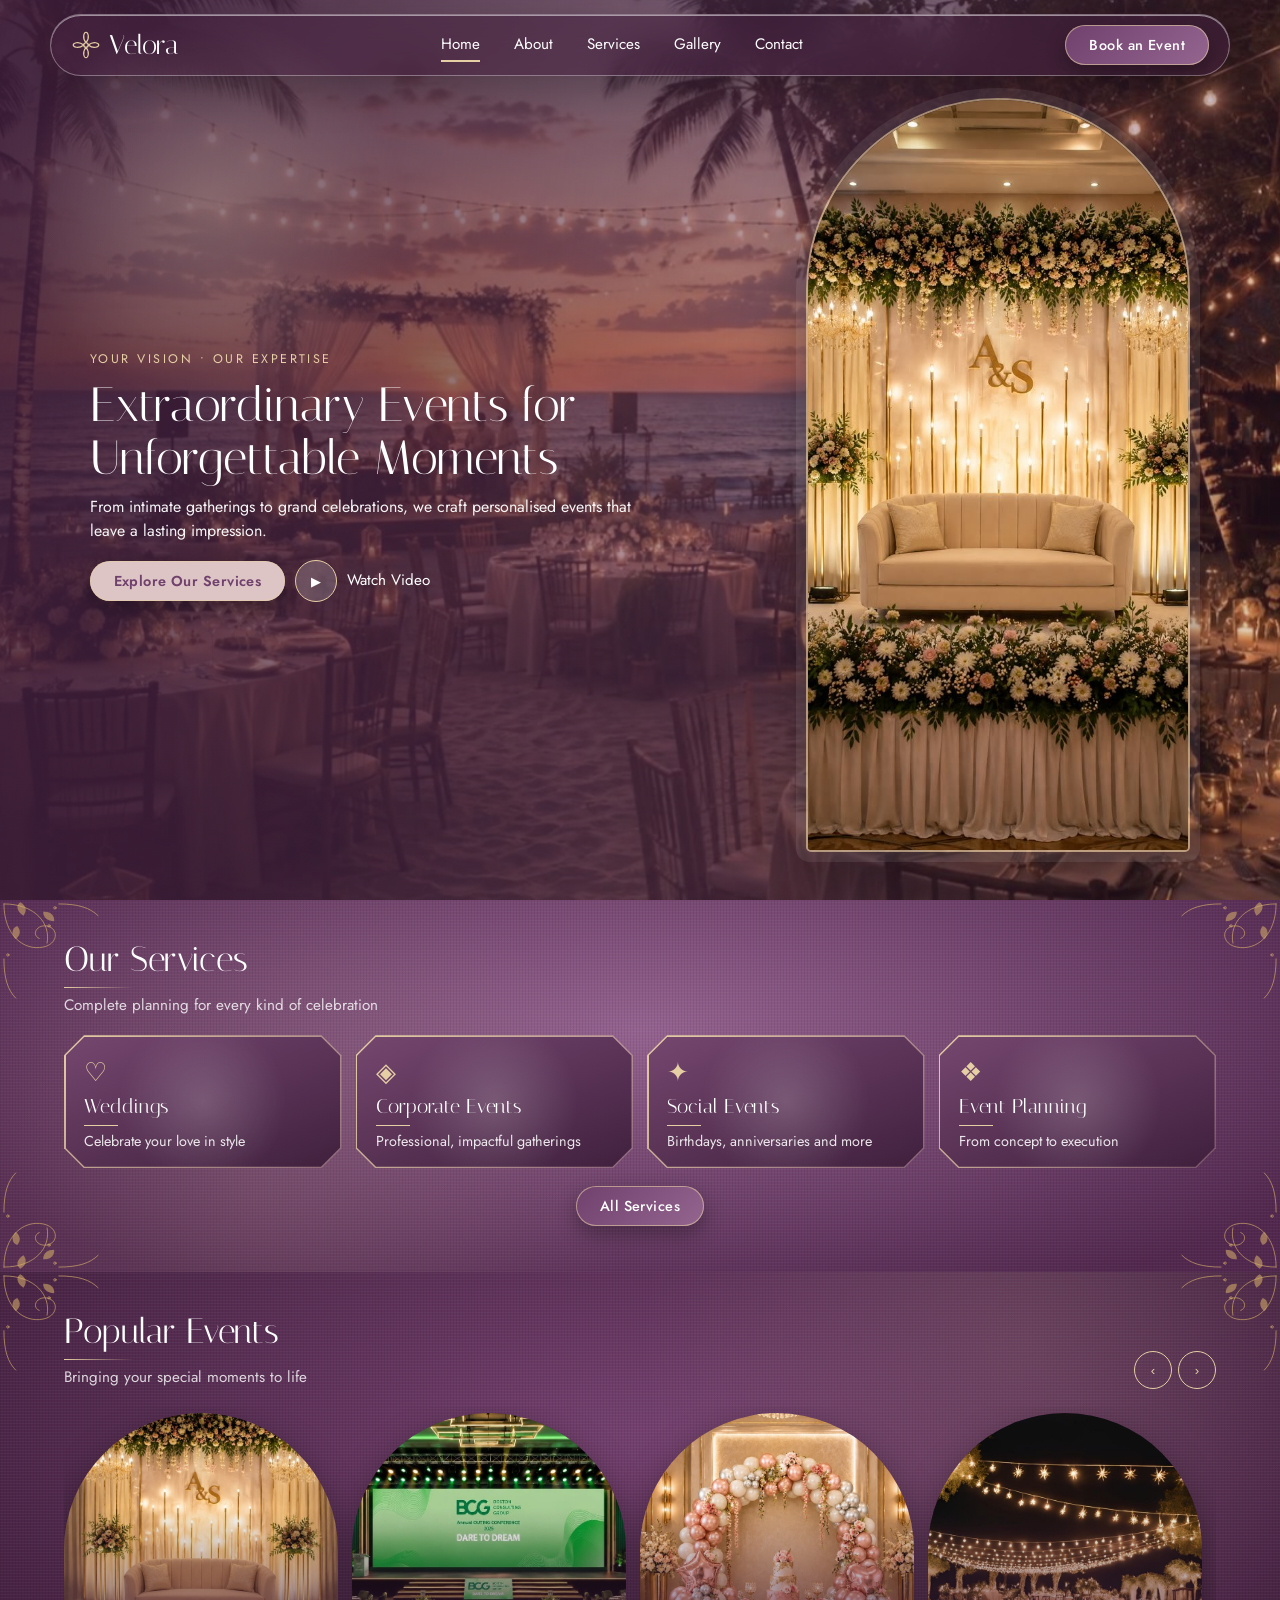
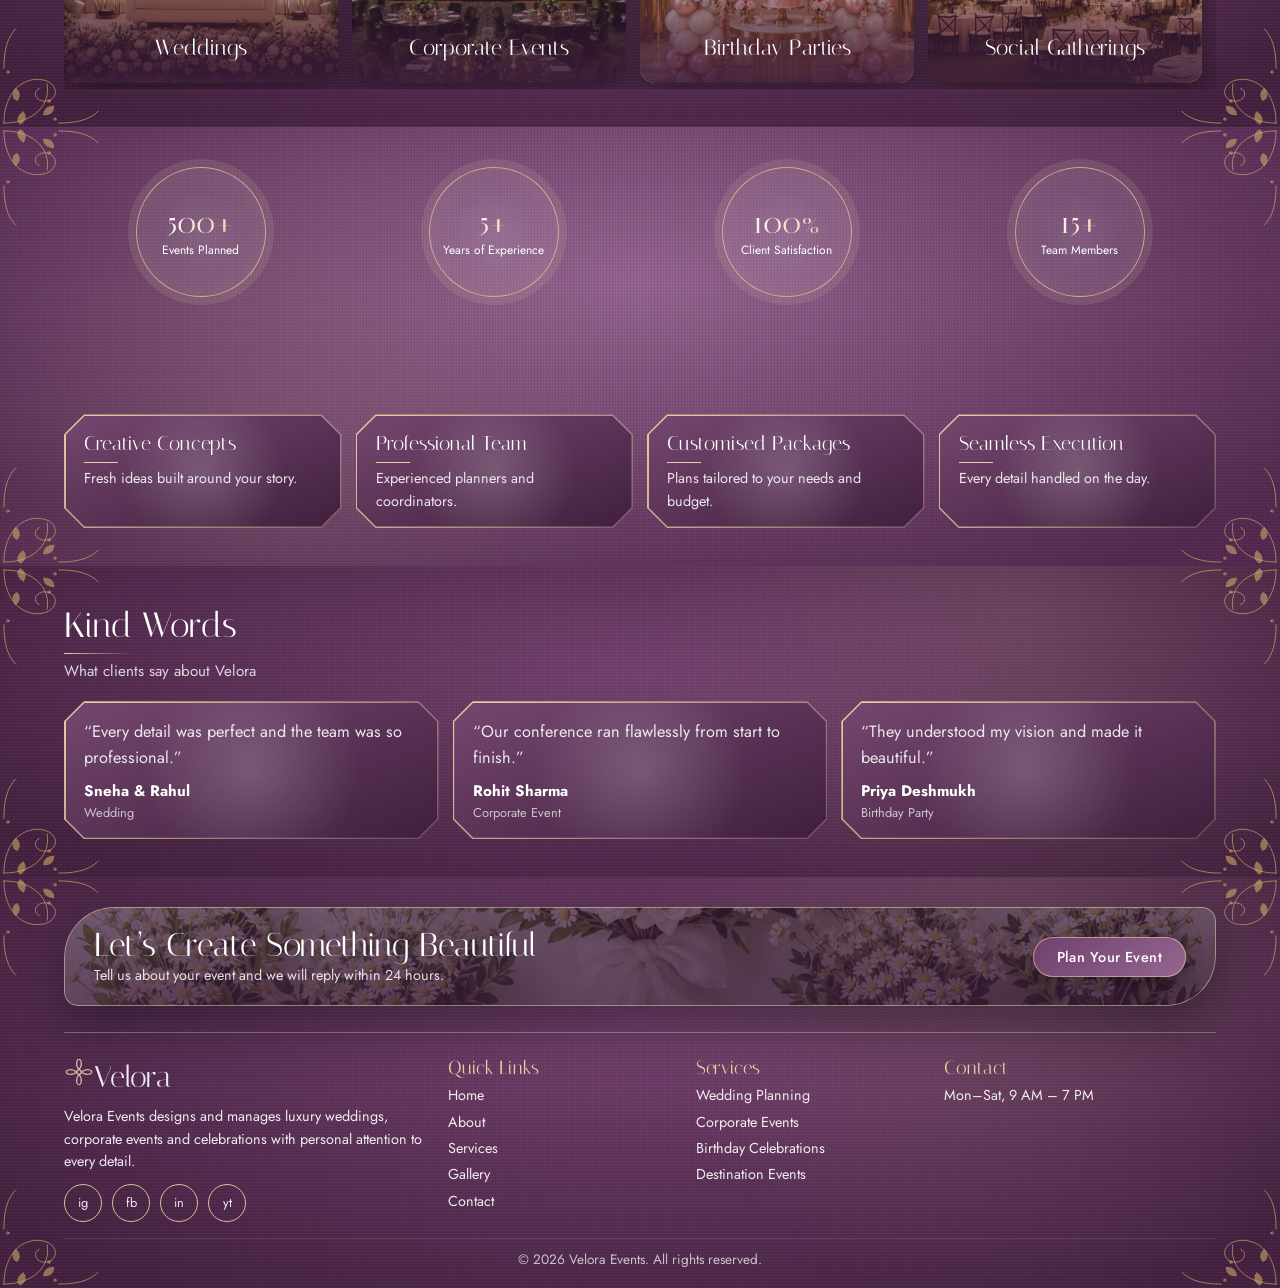
<file: index.html>
<!DOCTYPE html>
<html lang="en">

<head>
    <meta charset="utf-8">
    <meta name="viewport" content="width=device-width,initial-scale=1">
    <title>Luxury Event Management | Velora Events</title>
    <meta name="description" content="Velora plans luxury weddings, corporate events and celebrations.">
    <link rel="icon" type="image/svg+xml" href="assets/logo/logo.svg">
    <link href="https://fonts.googleapis.com/css2?family=Italiana&family=Jost:wght@300;400;500;600&display=swap"
        rel="stylesheet">
    <link rel="stylesheet" href="css/style.css">
    <link rel="stylesheet" href="css/responsive.css">
    <link rel="stylesheet" href="css/animations.css">
</head>

<body data-page="index">
    <div id="hdr"></div>
    <main>
        <section class="scr hero">
            <div class="slides">
                <div class="slide on"><img class="bgi" src="assets/images/hero1.jpg" alt="Luxury event" loading="lazy"
                        onerror="this.onerror=null;this.src='assets/images/hero1.svg'">
                    <div class="shade"></div>
                    <div class="arch"><img src="assets/images/wedding.jpg" alt="Elegant event décor" loading="lazy"
                            onerror="this.onerror=null;this.src='assets/images/wedding.svg'"></div>
                </div>
                <div class="slide"><img class="bgi" src="assets/images/hero3.jpg" alt="Luxury event" loading="lazy"
                        onerror="this.onerror=null;this.src='assets/images/hero3.svg'">
                    <div class="shade"></div>
                    <div class="arch"><img src="assets/images/birthday.jpg" alt="Elegant event décor" loading="lazy"
                            onerror="this.onerror=null;this.src='assets/images/birthday.svg'"></div>
                </div>
                <div class="slide"><img class="bgi" src="assets/images/expo.jpg" alt="Luxury event" loading="lazy"
                        onerror="this.onerror=null;this.src='assets/images/expo.svg'">
                    <div class="shade"></div>
                    <div class="arch"><img src="assets/images/social.jpg" alt="Elegant event décor" loading="lazy"
                            onerror="this.onerror=null;this.src='assets/images/social.svg'"></div>
                </div>
            </div>
            <div class="htext">
                <p class="eye">YOUR VISION • OUR EXPERTISE</p>
                <h1>Extraordinary Events for Unforgettable Moments</h1>
                <p class="lead">From intimate gatherings to grand celebrations, we craft personalised events that leave
                    a lasting impression.</p>
                <div class="row"><a class="btn pink" href="services.html">Explore Our Services</a><button class="play"
                        data-story aria-label="Watch video">▶</button><span>Watch Video</span></div>
            </div>
        </section>
        <section class="scr alt">
            <div class="head">
                <div>
                    <h2>Our Services</h2>
                    <p>Complete planning for every kind of celebration</p>
                </div>
            </div>
            <div class="g4">
                <div class="card"><i class=ic>♡</i>
                    <h3>Weddings</h3>
                    <p>Celebrate your love in style</p>
                </div>
                <div class="card"><i class=ic>◈</i>
                    <h3>Corporate Events</h3>
                    <p>Professional, impactful gatherings</p>
                </div>
                <div class="card"><i class=ic>✦</i>
                    <h3>Social Events</h3>
                    <p>Birthdays, anniversaries and more</p>
                </div>
                <div class="card"><i class=ic>❖</i>
                    <h3>Event Planning</h3>
                    <p>From concept to execution</p>
                </div>
            </div>
            <p class="ctr"><a class="btn" href="services.html">All Services</a></p>
        </section>
        <section class="scr ">
            <div class="head">
                <div>
                    <h2>Popular Events</h2>
                    <p>Bringing your special moments to life</p>
                </div>
                <div class="arrows"><button id="rp" aria-label="Previous">‹</button><button id="rn"
                        aria-label="Next">›</button></div>
            </div>
            <div class="rail" id="rail"><a href="gallery.html" class="rc"><img src="assets/images/wedding.jpg"
                        alt="Weddings" loading="lazy"
                        onerror="this.onerror=null;this.src='assets/images/wedding.svg'"><span>Weddings</span></a><a
                    href="gallery.html" class="rc"><img src="assets/images/corporate.jpg" alt="Corporate Events"
                        loading="lazy"
                        onerror="this.onerror=null;this.src='assets/images/corporate.svg'"><span>Corporate
                        Events</span></a><a href="gallery.html" class="rc"><img src="assets/images/birthday.jpg"
                        alt="Birthday Parties" loading="lazy"
                        onerror="this.onerror=null;this.src='assets/images/birthday.svg'"><span>Birthday
                        Parties</span></a><a href="gallery.html" class="rc"><img src="assets/images/social.jpg"
                        alt="Social Gatherings" loading="lazy"
                        onerror="this.onerror=null;this.src='assets/images/social.svg'"><span>Social
                        Gatherings</span></a><a href="gallery.html" class="rc"><img src="assets/images/engagement.jpg"
                        alt="Engagements" loading="lazy"
                        onerror="this.onerror=null;this.src='assets/images/engagement.svg'"><span>Engagements</span></a><a
                    href="gallery.html" class="rc"><img src="assets/images/destination.jpg" alt="Destination Events"
                        loading="lazy"
                        onerror="this.onerror=null;this.src='assets/images/destination.svg'"><span>Destination
                        Events</span></a></div>
        </section>
        <section class="scr alt">
            <div class="stats">
                <div class="stat"><b>500+</b><span>Events Planned</span></div>
                <div class="stat"><b>5+</b><span>Years of Experience</span></div>
                <div class="stat"><b>100%</b><span>Client Satisfaction</span></div>
                <div class="stat"><b>15+</b><span>Team Members</span></div>
            </div>
            <div class="head">
                <div>
                    <h2>Why Choose Us</h2>
                    <p>Four reasons clients return</p>
                </div>
            </div>
            <div class="g4">
                <div class="card">
                    <h3>Creative Concepts</h3>
                    <p>Fresh ideas built around your story.</p>
                </div>
                <div class="card">
                    <h3>Professional Team</h3>
                    <p>Experienced planners and coordinators.</p>
                </div>
                <div class="card">
                    <h3>Customised Packages</h3>
                    <p>Plans tailored to your needs and budget.</p>
                </div>
                <div class="card">
                    <h3>Seamless Execution</h3>
                    <p>Every detail handled on the day.</p>
                </div>
            </div>
        </section>
        <section class="scr ">
            <div class="head">
                <div>
                    <h2>Kind Words</h2>
                    <p>What clients say about Velora</p>
                </div>
            </div>
            <div class="g3">
                <div class="card q">
                    <p>“Every detail was perfect and the team was so professional.”</p><b>Sneha &
                        Rahul</b><span>Wedding</span>
                </div>
                <div class="card q">
                    <p>“Our conference ran flawlessly from start to finish.”</p><b>Rohit Sharma</b><span>Corporate
                        Event</span>
                </div>
                <div class="card q">
                    <p>“They understood my vision and made it beautiful.”</p><b>Priya Deshmukh</b><span>Birthday
                        Party</span>
                </div>
            </div>
        </section>
        <section class="scr fin">
            <div class="cta">
                <div>
                    <h2>Let’s Create Something Beautiful</h2>
                    <p>Tell us about your event and we will reply within 24 hours.</p>
                </div><a class="btn" href="contact.html">Plan Your Event</a>
            </div>
            <div id="ftr"></div>
        </section>
        <div class="modal" id="story" role="dialog" aria-modal="true" aria-label="Decoration video" hidden>
            <div class="glass mbox"><button class="x" data-close aria-label="Close">×</button><video id="sv" playsinline
                    muted loop preload="none" poster="assets/video/decor-poster.jpg">
                    <source src="assets/video/decor.mp4" type="video/mp4">
                </video>
                <div class="cap">
                    <h3>Velora Decor</h3><span>Short decoration preview</span>
                </div>
            </div>
        </div>
    </main>
    <script src="js/main.js"></script>
</body>

</html>
</file>
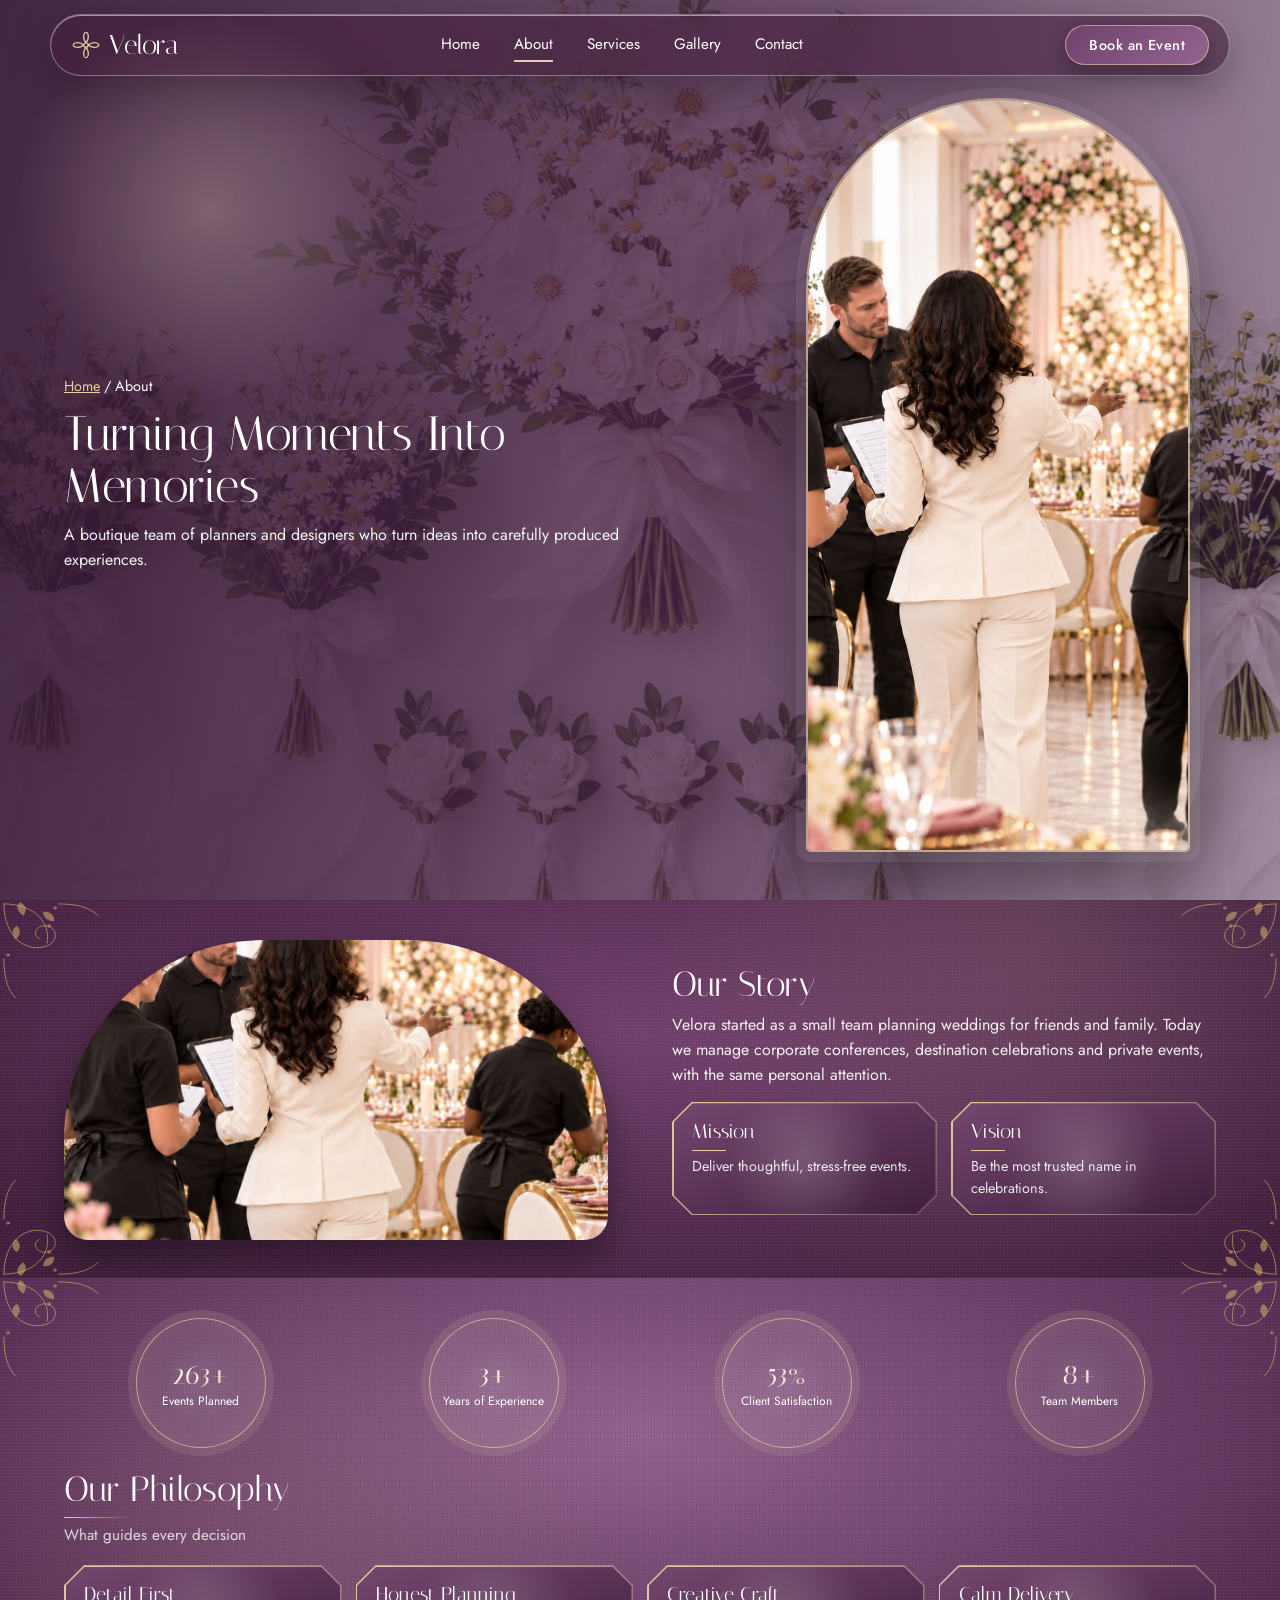
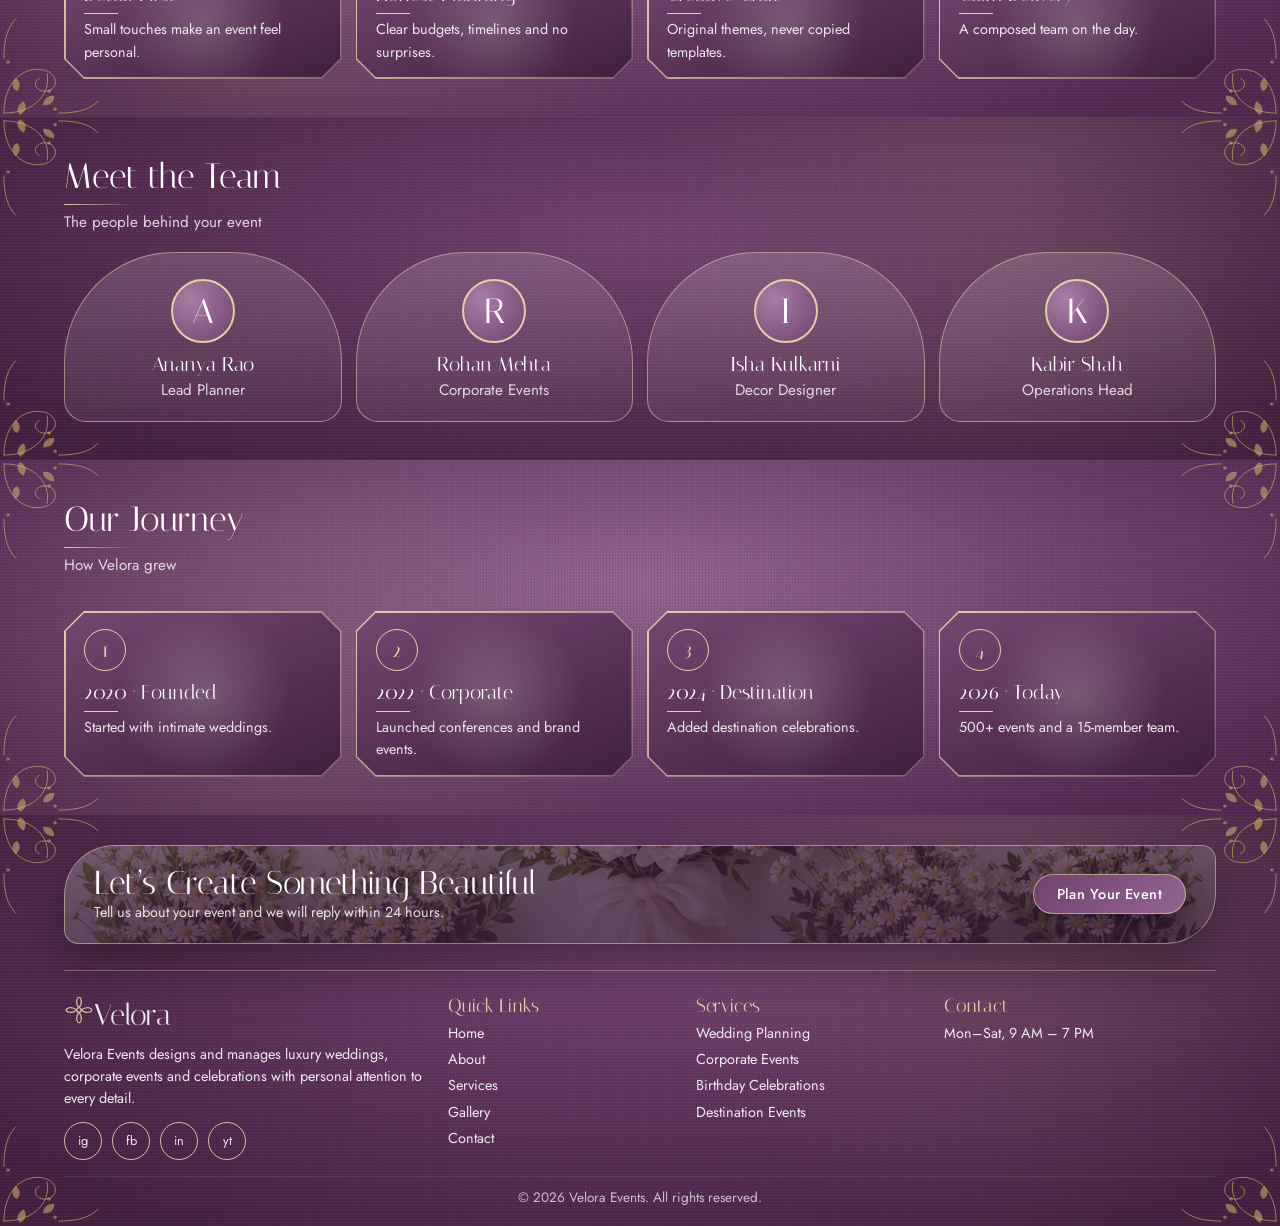
<file: about.html>
<!DOCTYPE html>
<html lang="en">

<head>
    <meta charset="utf-8">
    <meta name="viewport" content="width=device-width,initial-scale=1">
    <title>About Us | Velora Events</title>
    <meta name="description" content="About Velora Events.">
    <link rel="icon" type="image/svg+xml" href="assets/logo/logo.svg">
    <link href="https://fonts.googleapis.com/css2?family=Italiana&family=Jost:wght@300;400;500;600&display=swap"
        rel="stylesheet">
    <link rel="stylesheet" href="css/style.css">
    <link rel="stylesheet" href="css/responsive.css">
    <link rel="stylesheet" href="css/animations.css">
</head>

<body data-page="about">
    <div id="hdr"></div>
    <main>
        <section class="scr hero ph">
            <div class="slides">
                <div class="slide on"><img class="bgi" src="assets/images/cta.jpg" alt="Turning Moments Into Memories"
                        loading="lazy" onerror="this.onerror=null;this.src='assets/images/cta.svg'">
                    <div class="shade"></div>
                    <div class="arch"><img src="assets/images/about.jpg" alt="Turning Moments Into Memories"
                            loading="lazy" onerror="this.onerror=null;this.src='assets/images/about.svg'"></div>
                </div>
            </div>
            <div class="hwrap">
                <p class="crumb"><a href="index.html">Home</a> / About</p>
                <h1>Turning Moments Into Memories</h1>
                <p class="lead">A boutique team of planners and designers who turn ideas into carefully produced
                    experiences.</p>
            </div>
        </section>
        <section class="scr ">
            <div class="split">
                <div class="round"><img src="assets/images/about.jpg" alt="Velora team at work" loading="lazy"
                        onerror="this.onerror=null;this.src='assets/images/about.svg'"></div>
                <div>
                    <h2>Our Story</h2>
                    <p class="lead2">Velora started as a small team planning weddings for friends and family. Today we
                        manage corporate conferences, destination celebrations and private events, with the same
                        personal attention.</p>
                    <div class="g2">
                        <div class="card">
                            <h3>Mission</h3>
                            <p>Deliver thoughtful, stress-free events.</p>
                        </div>
                        <div class="card">
                            <h3>Vision</h3>
                            <p>Be the most trusted name in celebrations.</p>
                        </div>
                    </div>
                </div>
            </div>
        </section>
        <section class="scr alt">
            <div class="stats">
                <div class="stat"><b>500+</b><span>Events Planned</span></div>
                <div class="stat"><b>5+</b><span>Years of Experience</span></div>
                <div class="stat"><b>100%</b><span>Client Satisfaction</span></div>
                <div class="stat"><b>15+</b><span>Team Members</span></div>
            </div>
            <div class="head">
                <div>
                    <h2>Our Philosophy</h2>
                    <p>What guides every decision</p>
                </div>
            </div>
            <div class="g4">
                <div class="card">
                    <h3>Detail First</h3>
                    <p>Small touches make an event feel personal.</p>
                </div>
                <div class="card">
                    <h3>Honest Planning</h3>
                    <p>Clear budgets, timelines and no surprises.</p>
                </div>
                <div class="card">
                    <h3>Creative Craft</h3>
                    <p>Original themes, never copied templates.</p>
                </div>
                <div class="card">
                    <h3>Calm Delivery</h3>
                    <p>A composed team on the day.</p>
                </div>
            </div>
        </section>
        <section class="scr ">
            <div class="head">
                <div>
                    <h2>Meet the Team</h2>
                    <p>The people behind your event</p>
                </div>
            </div>
            <div class="g4">
                <div class="tm">
                    <div class="av">A</div>
                    <h3>Ananya Rao</h3>
                    <p>Lead Planner</p>
                </div>
                <div class="tm">
                    <div class="av">R</div>
                    <h3>Rohan Mehta</h3>
                    <p>Corporate Events</p>
                </div>
                <div class="tm">
                    <div class="av">I</div>
                    <h3>Isha Kulkarni</h3>
                    <p>Decor Designer</p>
                </div>
                <div class="tm">
                    <div class="av">K</div>
                    <h3>Kabir Shah</h3>
                    <p>Operations Head</p>
                </div>
            </div>
        </section>
        <section class="scr alt">
            <div class="head">
                <div>
                    <h2>Our Journey</h2>
                    <p>How Velora grew</p>
                </div>
            </div>
            <div class="g4 mt">
                <div class="card"><b class="num">1</b>
                    <h3>2020 · Founded</h3>
                    <p>Started with intimate weddings.</p>
                </div>
                <div class="card"><b class="num">2</b>
                    <h3>2022 · Corporate</h3>
                    <p>Launched conferences and brand events.</p>
                </div>
                <div class="card"><b class="num">3</b>
                    <h3>2024 · Destination</h3>
                    <p>Added destination celebrations.</p>
                </div>
                <div class="card"><b class="num">4</b>
                    <h3>2026 · Today</h3>
                    <p>500+ events and a 15-member team.</p>
                </div>
            </div>
        </section>
        <section class="scr fin">
            <div class="cta">
                <div>
                    <h2>Let’s Create Something Beautiful</h2>
                    <p>Tell us about your event and we will reply within 24 hours.</p>
                </div><a class="btn" href="contact.html">Plan Your Event</a>
            </div>
            <div id="ftr"></div>
        </section>
    </main>
    <script src="js/main.js"></script>
</body>

</html>
</file>
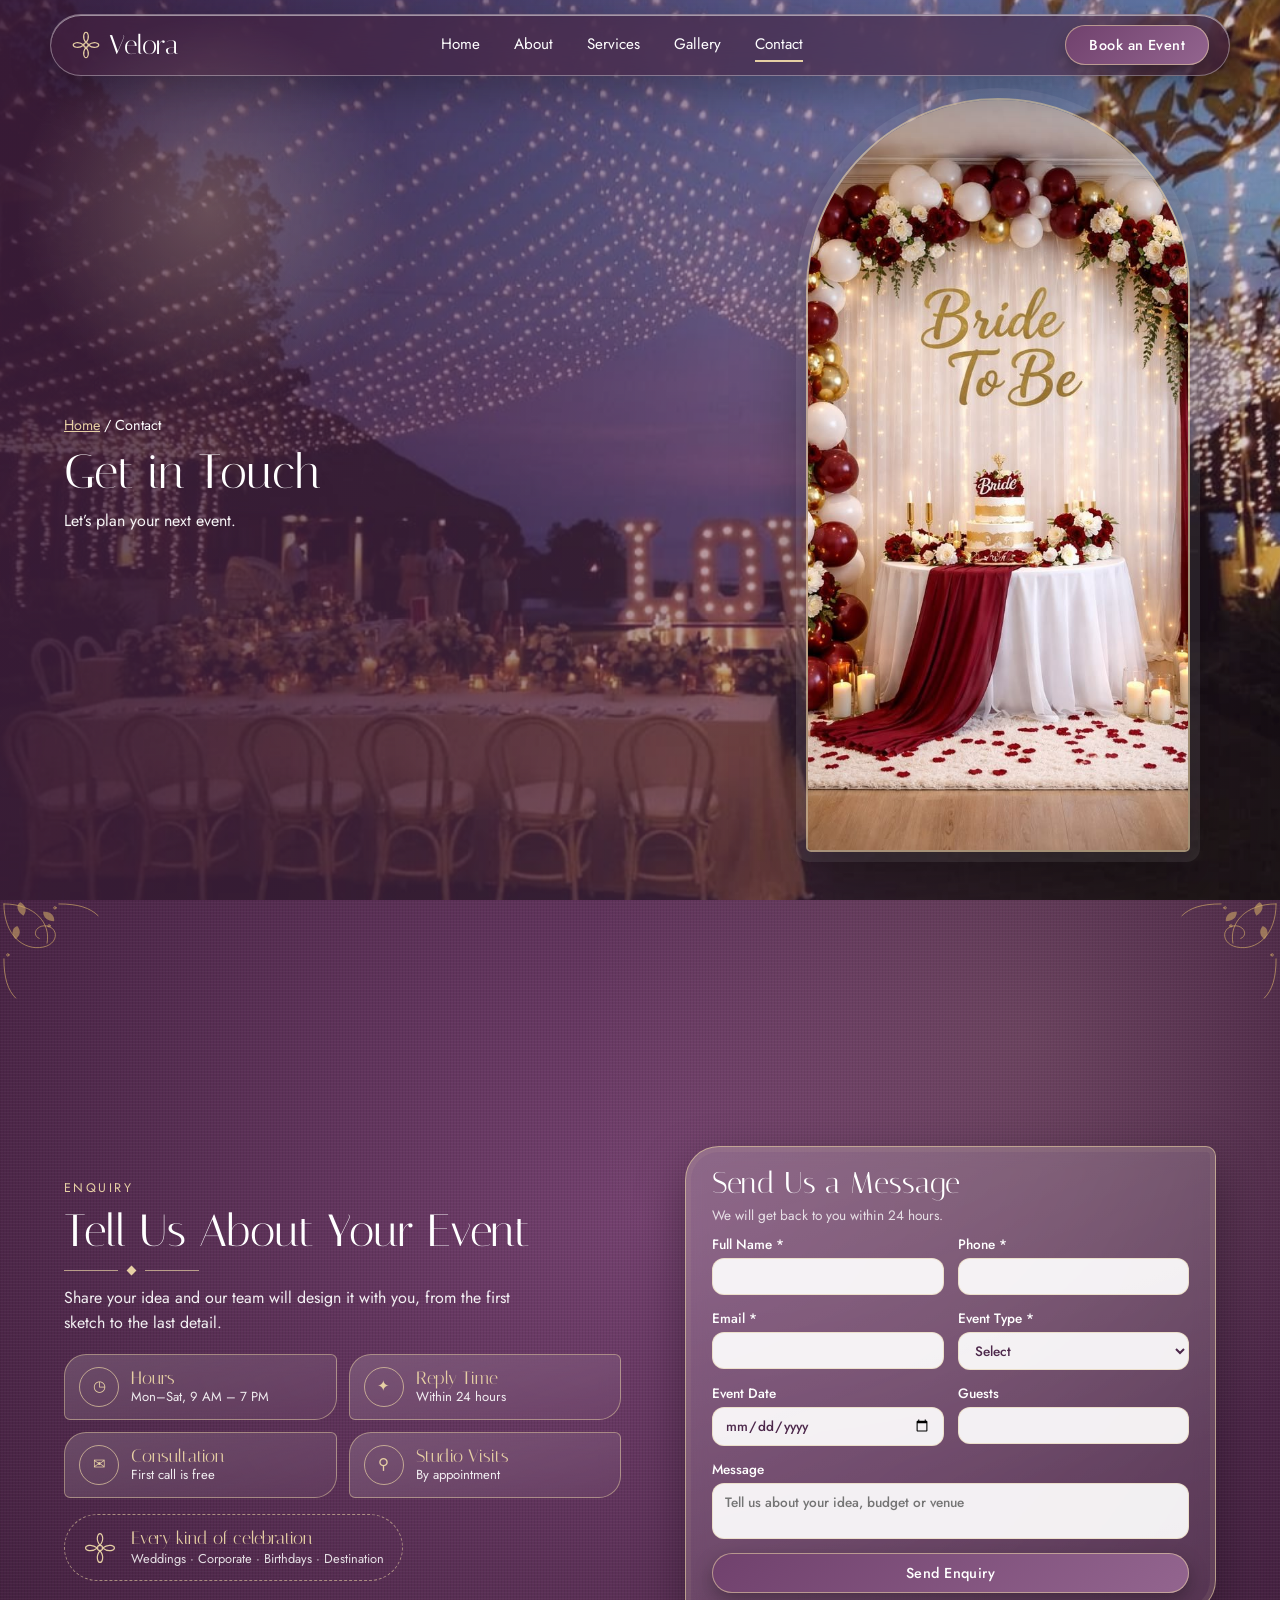
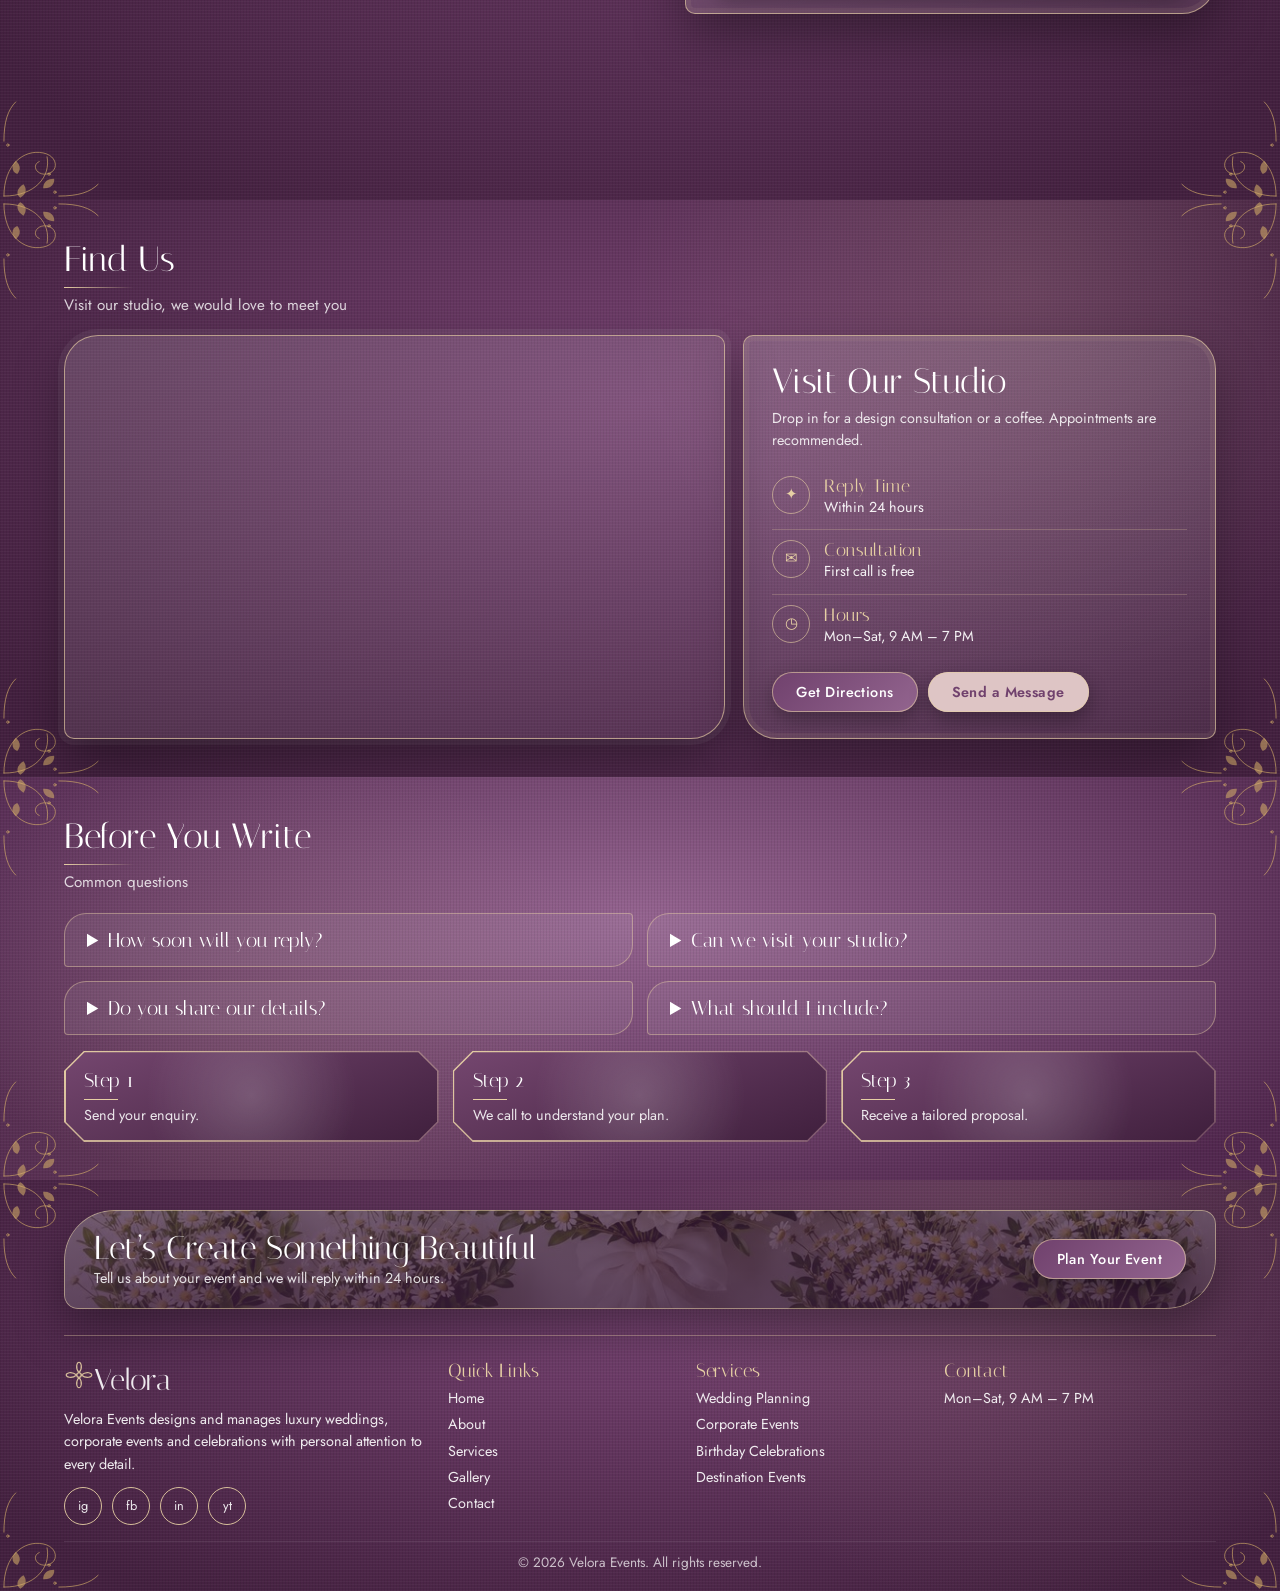
<file: contact.html>
<!DOCTYPE html>
<html lang="en">

<head>
    <meta charset="utf-8">
    <meta name="viewport" content="width=device-width,initial-scale=1">
    <title>Contact | Velora Events</title>
    <meta name="description" content="Contact Velora Events.">
    <link rel="icon" type="image/svg+xml" href="assets/logo/logo.svg">
    <link href="https://fonts.googleapis.com/css2?family=Italiana&family=Jost:wght@300;400;500;600&display=swap"
        rel="stylesheet">
    <link rel="stylesheet" href="css/style.css">
    <link rel="stylesheet" href="css/responsive.css">
    <link rel="stylesheet" href="css/animations.css">
</head>

<body data-page="contact">
    <div id="hdr"></div>
    <main>
        <section class="scr hero ph">
            <div class="slides">
                <div class="slide on"><img class="bgi" src="assets/images/contact-bg.jpg" alt="Get in Touch"
                        onerror="this.onerror=null;this.src='assets/images/contact-bg.svg'">
                    <div class="shade"></div>
                    <div class="arch"><img src="assets/images/engagement.jpg" alt="Get in Touch" loading="lazy"
                            onerror="this.onerror=null;this.src='assets/images/engagement.svg'"></div>
                </div>
            </div>
            <div class="hwrap">
                <p class="crumb"><a href="index.html">Home</a> / Contact</p>
                <h1>Get in Touch</h1>
                <p class="lead">Let&rsquo;s plan your next event.</p>
            </div>
        </section>
        <section class="scr cx" id="enquiry">
            <div class="cxg">
                <div class="cxl">
                    <p class="eyebrow">ENQUIRY</p>
                    <h2 class="cxh">Tell Us About Your Event</h2>
                    <div class="orn"><i></i><b></b><i></i></div>
                    <p class="lead">Share your idea and our team will design it with you, from the first sketch to the
                        last detail.</p>
                    <div class="cxi">
                        <div class="ci"><em>&#9719;</em>
                            <div><b>Hours</b><span>Mon&ndash;Sat, 9 AM &ndash; 7 PM</span></div>
                        </div>
                        <div class="ci"><em>&#10022;</em>
                            <div><b>Reply Time</b><span>Within 24 hours</span></div>
                        </div>
                        <div class="ci"><em>&#9993;</em>
                            <div><b>Consultation</b><span>First call is free</span></div>
                        </div>
                        <div class="ci"><em>&#9906;</em>
                            <div><b>Studio Visits</b><span>By appointment</span></div>
                        </div>
                    </div>
                    <div class="badge"><svg width="34" height="34" viewBox="0 0 40 40" fill="none" stroke="currentColor"
                            stroke-width="1.4">
                            <circle cx="20" cy="20" r="3" />
                            <path
                                d="M20 17c-6-8-2-14 0-14s6 6 0 14zM20 23c6 8 2 14 0 14s-6-6 0-14zM17 20c-8 6-14 2-14 0s6-6 14 0zM23 20c8-6 14-2 14 0s-6 6-14 0z" />
                        </svg>
                        <p><b>Every kind of celebration</b><span>Weddings &middot; Corporate &middot; Birthdays &middot;
                                Destination</span></p>
                    </div>
                </div>
                <form id="cf" class="fm" novalidate>
                    <h2>Send Us a Message</h2>
                    <p class="sub">We will get back to you within 24 hours.</p>
                    <div class="f2"><label>Full Name *<input name="name" type="text" autocomplete="name"
                                required><small></small></label><label>Phone *<input name="phone" type="tel"
                                autocomplete="tel" required><small></small></label><label>Email *<input name="email"
                                type="email" autocomplete="email" required><small></small></label><label>Event Type
                            *<select name="type" required>
                                <option value="">Select</option>
                                <option>Wedding</option>
                                <option>Corporate</option>
                                <option>Birthday</option>
                                <option>Social</option>
                                <option>Destination</option>
                            </select><small></small></label><label>Event Date<input name="date"
                                type="date"><small></small></label><label>Guests<input name="guests" type="number"
                                min="1"><small></small></label><label class="full">Message<textarea name="message"
                                rows="3" placeholder="Tell us about your idea, budget or venue"></textarea></label>
                    </div><button class="btn" type="submit">Send Enquiry</button>
                    <p id="ok" role="status" hidden>Thank you! Your enquiry has been received. We will get back to you
                        within 24 hours.</p>
                </form>
            </div>
        </section>
        <section class="scr mapsec">
            <div class="head">
                <div>
                    <h2>Find Us</h2>
                    <p>Visit our studio, we would love to meet you</p>
                </div>
            </div>
            <div class="mapgrid">
                <div class="mapbox"><iframe title="Velora studio location map"
                        src="https://maps.google.com/maps?q=Pune%2C%20Maharashtra&amp;z=13&amp;output=embed"
                        loading="lazy" referrerpolicy="no-referrer-when-downgrade" allowfullscreen></iframe></div>
                <div class="visit">
                    <h2>Visit Our Studio</h2>
                    <p class="sub">Drop in for a design consultation or a coffee. Appointments are recommended.</p>
                    <div class="vrow"><em>&#10022;</em>
                        <div><b>Reply Time</b><span>Within 24 hours</span></div>
                    </div>
                    <div class="vrow"><em>&#9993;</em>
                        <div><b>Consultation</b><span>First call is free</span></div>
                    </div>
                    <div class="vrow"><em>&#9719;</em>
                        <div><b>Hours</b><span>Mon&ndash;Sat, 9 AM &ndash; 7 PM</span></div>
                    </div>
                    <div class="row"><a class="btn"
                            href="https://www.google.com/maps/search/?api=1&amp;query=Pune%2C%20Maharashtra"
                            target="_blank" rel="noopener">Get Directions</a><a class="btn pink" href="#cf">Send a
                            Message</a></div>
                </div>
            </div>
        </section>
        <section class="scr alt">
            <div class="head">
                <div>
                    <h2>Before You Write</h2>
                    <p>Common questions</p>
                </div>
            </div>
            <div class="g2 faq">
                <details>
                    <summary>How soon will you reply?</summary>
                    <p>Within 24 hours on working days.</p>
                </details>
                <details>
                    <summary>Can we visit your studio?</summary>
                    <p>Yes, by appointment.</p>
                </details>
                <details>
                    <summary>Do you share our details?</summary>
                    <p>No. Enquiry details are kept private.</p>
                </details>
                <details>
                    <summary>What should I include?</summary>
                    <p>Date, guest count, budget range and a few ideas.</p>
                </details>
            </div>
            <div class="g3 mt">
                <div class="card">
                    <h3>Step 1</h3>
                    <p>Send your enquiry.</p>
                </div>
                <div class="card">
                    <h3>Step 2</h3>
                    <p>We call to understand your plan.</p>
                </div>
                <div class="card">
                    <h3>Step 3</h3>
                    <p>Receive a tailored proposal.</p>
                </div>
            </div>
        </section>
        <section class="scr fin">
            <div class="cta">
                <div>
                    <h2>Let’s Create Something Beautiful</h2>
                    <p>Tell us about your event and we will reply within 24 hours.</p>
                </div><a class="btn" href="contact.html">Plan Your Event</a>
            </div>
            <div id="ftr"></div>
        </section>
    </main>
    <script src="js/main.js"></script>
    <script src="js/contact.js"></script>
</body>

</html>
</file>
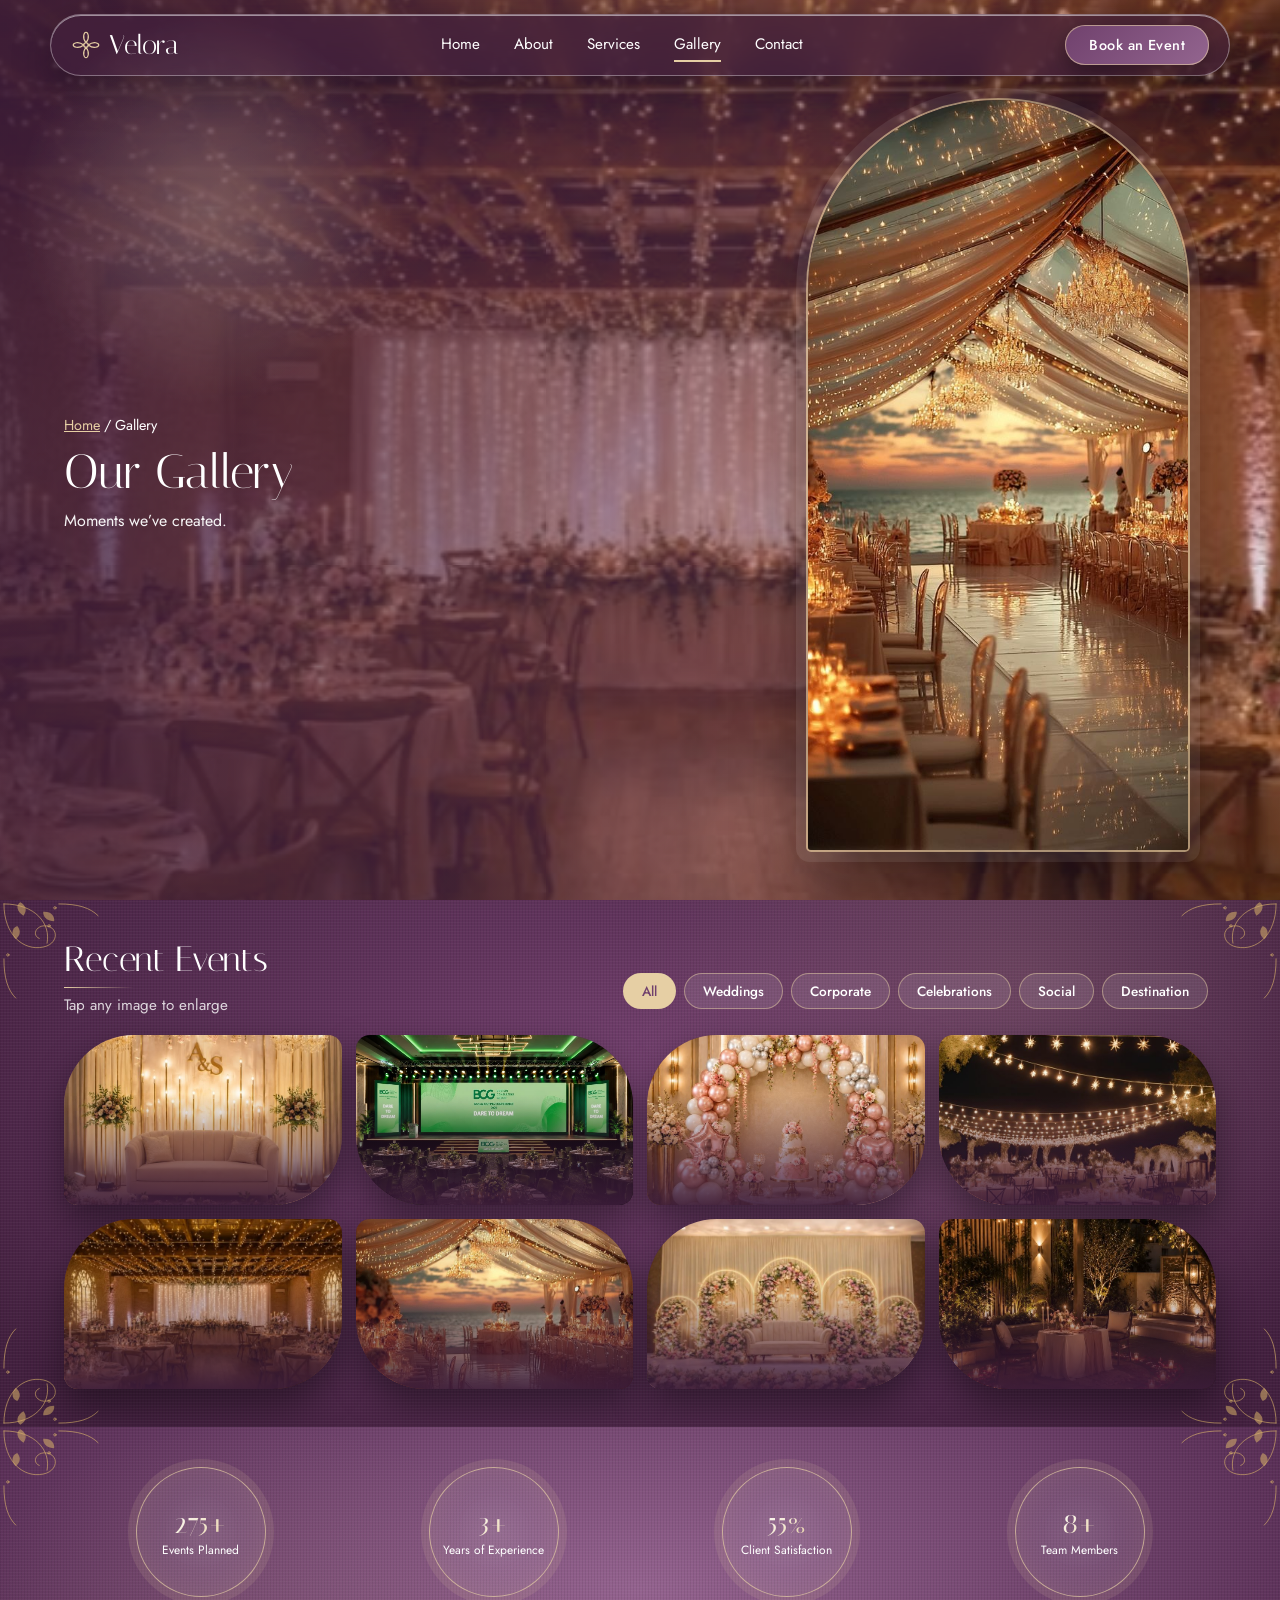
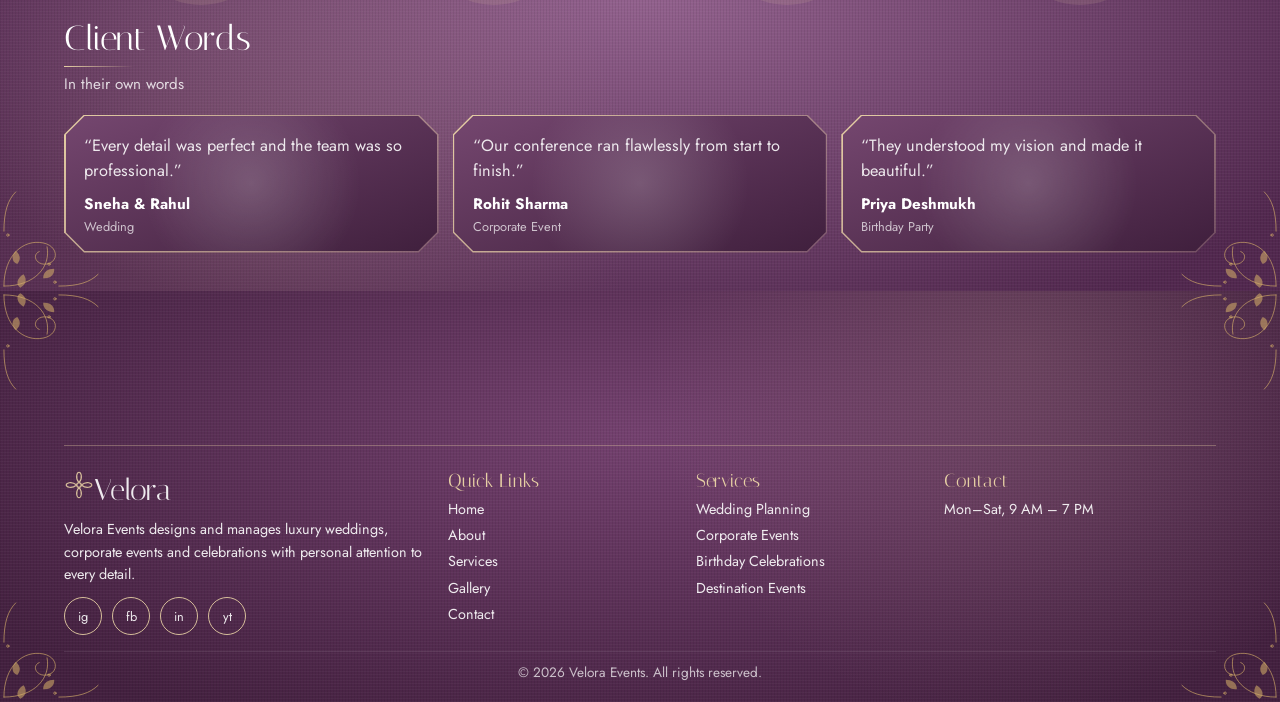
<file: gallery.html>
<!DOCTYPE html>
<html lang="en">

<head>
    <meta charset="utf-8">
    <meta name="viewport" content="width=device-width,initial-scale=1">
    <title>Gallery | Velora Events</title>
    <meta name="description" content="Velora event portfolio.">
    <link rel="icon" type="image/svg+xml" href="assets/logo/logo.svg">
    <link href="https://fonts.googleapis.com/css2?family=Italiana&family=Jost:wght@300;400;500;600&display=swap"
        rel="stylesheet">
    <link rel="stylesheet" href="css/style.css">
    <link rel="stylesheet" href="css/responsive.css">
    <link rel="stylesheet" href="css/animations.css">
</head>

<body data-page="gallery">
    <div id="hdr"></div>
    <main>
        <section class="scr hero ph">
            <div class="slides">
                <div class="slide on"><img class="bgi" src="assets/images/hero2.jpg" alt="Our Gallery" loading="lazy"
                        onerror="this.onerror=null;this.src='assets/images/hero2.svg'">
                    <div class="shade"></div>
                    <div class="arch"><img src="assets/images/destination.jpg" alt="Our Gallery" loading="lazy"
                            onerror="this.onerror=null;this.src='assets/images/destination.svg'"></div>
                </div>
            </div>
            <div class="hwrap">
                <p class="crumb"><a href="index.html">Home</a> / Gallery</p>
                <h1>Our Gallery</h1>
                <p class="lead">Moments we’ve created.</p>
            </div>
        </section>
        <section class="scr ">
            <div class="head">
                <div>
                    <h2>Recent Events</h2>
                    <p>Tap any image to enlarge</p>
                </div>
                <div class="chips" data-filter-group><button class="on" data-f="all">All</button><button class=""
                        data-f="weddings">Weddings</button><button class="" data-f="corporate">Corporate</button><button
                        class="" data-f="celebrations">Celebrations</button><button class=""
                        data-f="social">Social</button><button class="" data-f="destination">Destination</button></div>
            </div>
            <div class="g4">
                <figure class="gi" data-cat="weddings" tabindex="0"><img src="assets/images/wedding.jpg"
                        alt="Garden Wedding" loading="lazy"
                        onerror="this.onerror=null;this.src='assets/images/wedding.svg'">
                    <figcaption>Garden Wedding</figcaption>
                </figure>
                <figure class="gi" data-cat="corporate" tabindex="0"><img src="assets/images/corporate.jpg"
                        alt="Annual Conference" loading="lazy"
                        onerror="this.onerror=null;this.src='assets/images/corporate.svg'">
                    <figcaption>Annual Conference</figcaption>
                </figure>
                <figure class="gi" data-cat="celebrations" tabindex="0"><img src="assets/images/birthday.jpg"
                        alt="Birthday Bash" loading="lazy"
                        onerror="this.onerror=null;this.src='assets/images/birthday.svg'">
                    <figcaption>Birthday Bash</figcaption>
                </figure>
                <figure class="gi" data-cat="weddings" tabindex="0"><img src="assets/images/social.jpg"
                        alt="Reception Dinner" loading="lazy"
                        onerror="this.onerror=null;this.src='assets/images/social.svg'">
                    <figcaption>Reception Dinner</figcaption>
                </figure>
                <figure class="gi" data-cat="social" tabindex="0"><img src="assets/images/hero2.jpg"
                        alt="Social Evening" loading="lazy"
                        onerror="this.onerror=null;this.src='assets/images/hero2.svg'">
                    <figcaption>Social Evening</figcaption>
                </figure>
                <figure class="gi" data-cat="destination" tabindex="0"><img src="assets/images/destination.jpg"
                        alt="Beach Destination" loading="lazy"
                        onerror="this.onerror=null;this.src='assets/images/destination.svg'">
                    <figcaption>Beach Destination</figcaption>
                </figure>
                <figure class="gi" data-cat="corporate" tabindex="0"><img src="assets/images/expo.jpg"
                        alt="Product Launch" loading="lazy"
                        onerror="this.onerror=null;this.src='assets/images/expo.svg'">
                    <figcaption>Product Launch</figcaption>
                </figure>
                <figure class="gi" data-cat="celebrations" tabindex="0"><img src="assets/images/anniversary.jpg"
                        alt="Milestone Party" loading="lazy"
                        onerror="this.onerror=null;this.src='assets/images/anniversary.svg'">
                    <figcaption>Milestone Party</figcaption>
                </figure>
            </div>
        </section>
        <div class="lb" id="lb" hidden><button class="x" data-close aria-label="Close">×</button><button class="pv"
                aria-label="Previous">‹</button>
            <figure><img alt="">
                <figcaption></figcaption>
            </figure><button class="nx" aria-label="Next">›</button>
        </div>
        <section class="scr alt">
            <div class="stats">
                <div class="stat"><b>500+</b><span>Events Planned</span></div>
                <div class="stat"><b>5+</b><span>Years of Experience</span></div>
                <div class="stat"><b>100%</b><span>Client Satisfaction</span></div>
                <div class="stat"><b>15+</b><span>Team Members</span></div>
            </div>
            <div class="head">
                <div>
                    <h2>Client Words</h2>
                    <p>In their own words</p>
                </div>
            </div>
            <div class="g3">
                <div class="card q">
                    <p>“Every detail was perfect and the team was so professional.”</p><b>Sneha &
                        Rahul</b><span>Wedding</span>
                </div>
                <div class="card q">
                    <p>“Our conference ran flawlessly from start to finish.”</p><b>Rohit Sharma</b><span>Corporate
                        Event</span>
                </div>
                <div class="card q">
                    <p>“They understood my vision and made it beautiful.”</p><b>Priya Deshmukh</b><span>Birthday
                        Party</span>
                </div>
            </div>
        </section>
        <section class="scr fin">
            <div class="cta">
                <div>
                    <h2>Let’s Create Something Beautiful</h2>
                    <p>Tell us about your event and we will reply within 24 hours.</p>
                </div><a class="btn" href="contact.html">Plan Your Event</a>
            </div>
            <div id="ftr"></div>
        </section>
    </main>
    <script src="js/main.js"></script>
    <script src="js/gallery.js"></script>
</body>

</html>
</file>
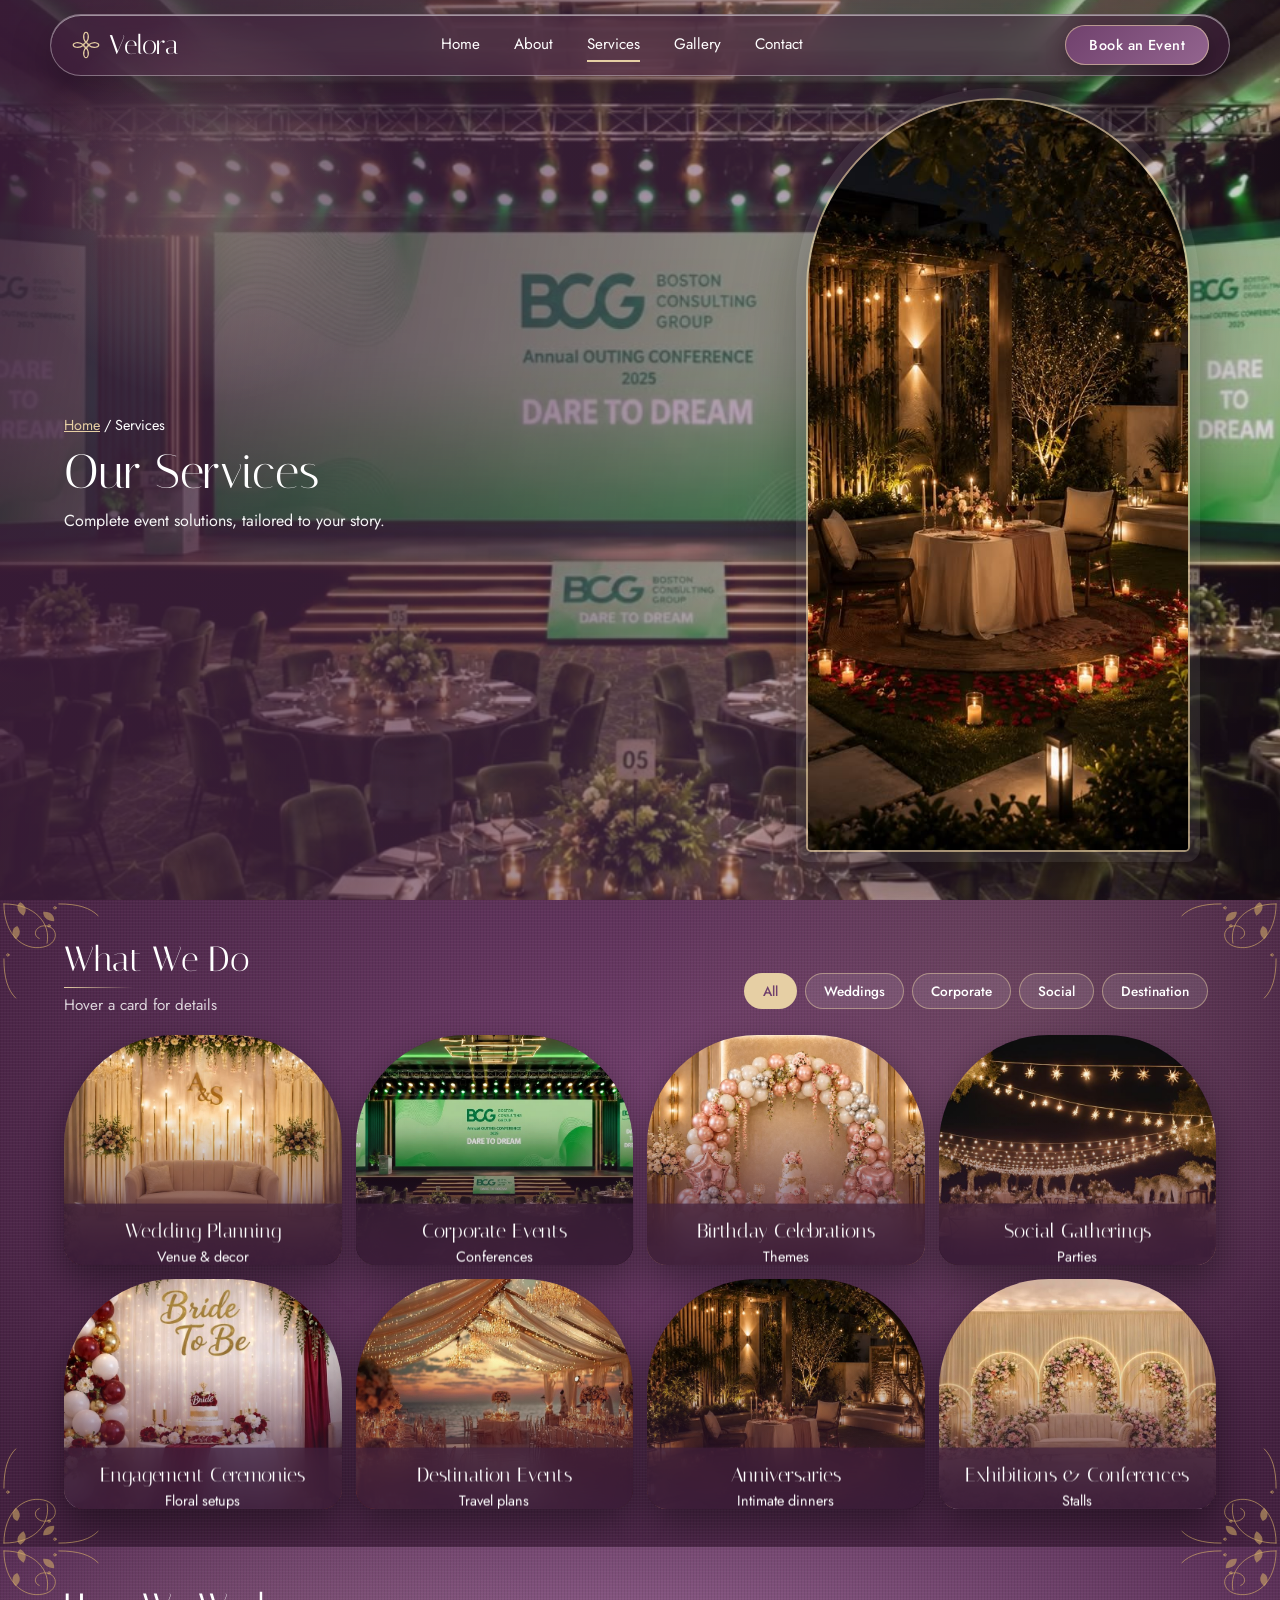
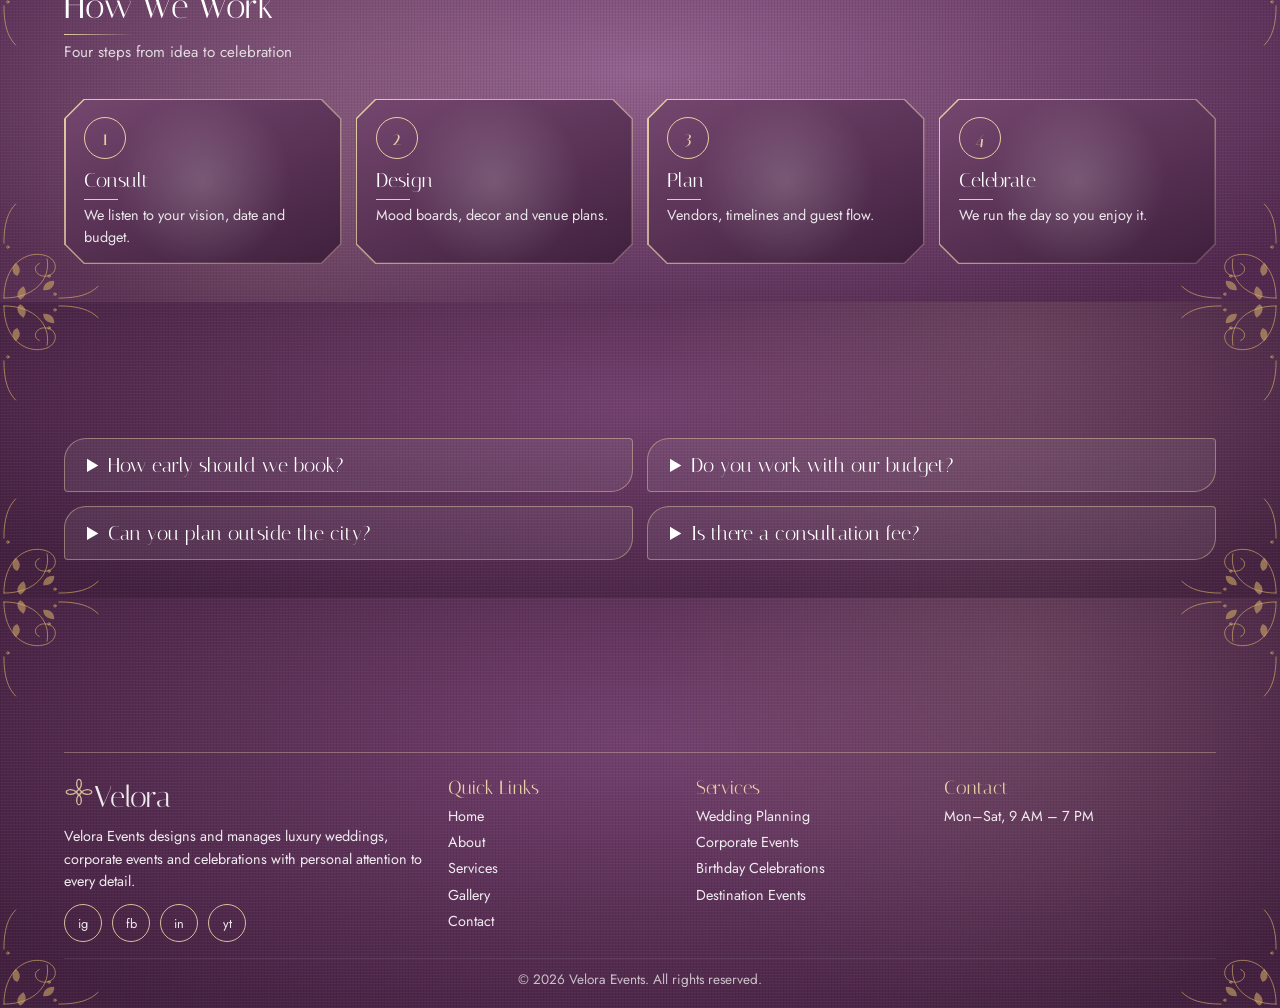
<file: services.html>
<!DOCTYPE html>
<html lang="en">

<head>
    <meta charset="utf-8">
    <meta name="viewport" content="width=device-width,initial-scale=1">
    <title>Services | Velora Events</title>
    <meta name="description" content="Velora event services.">
    <link rel="icon" type="image/svg+xml" href="assets/logo/logo.svg">
    <link href="https://fonts.googleapis.com/css2?family=Italiana&family=Jost:wght@300;400;500;600&display=swap"
        rel="stylesheet">
    <link rel="stylesheet" href="css/style.css">
    <link rel="stylesheet" href="css/responsive.css">
    <link rel="stylesheet" href="css/animations.css">
</head>

<body data-page="services">
    <div id="hdr"></div>
    <main>
        <section class="scr hero ph">
            <div class="slides">
                <div class="slide on"><img class="bgi" src="assets/images/corporate.jpg" alt="Our Services"
                        loading="lazy" onerror="this.onerror=null;this.src='assets/images/corporate.svg'">
                    <div class="shade"></div>
                    <div class="arch"><img src="assets/images/anniversary.jpg" alt="Our Services" loading="lazy"
                            onerror="this.onerror=null;this.src='assets/images/anniversary.svg'"></div>
                </div>
            </div>
            <div class="hwrap">
                <p class="crumb"><a href="index.html">Home</a> / Services</p>
                <h1>Our Services</h1>
                <p class="lead">Complete event solutions, tailored to your story.</p>
            </div>
        </section>
        <section class="scr ">
            <div class="head">
                <div>
                    <h2>What We Do</h2>
                    <p>Hover a card for details</p>
                </div>
                <div class="chips" data-filter-group><button class="on" data-f="all">All</button><button
                        data-f="weddings">Weddings</button><button data-f="corporate">Corporate</button><button
                        data-f="social">Social</button><button data-f="destination">Destination</button></div>
            </div>
            <div class="g4">
                <article class="sv" data-cat="weddings"><img src="assets/images/wedding.jpg" alt="Wedding Planning"
                        loading="lazy" onerror="this.onerror=null;this.src='assets/images/wedding.svg'">
                    <div class="pn">
                        <h3>Wedding Planning</h3>
                        <ul>
                            <li>Venue & decor</li>
                            <li>Catering</li>
                            <li>Photography</li>
                        </ul><a class="btn sm" href="contact.html?event=Wedding">Enquire Now</a>
                    </div>
                </article>
                <article class="sv" data-cat="corporate"><img src="assets/images/corporate.jpg" alt="Corporate Events"
                        loading="lazy" onerror="this.onerror=null;this.src='assets/images/corporate.svg'">
                    <div class="pn">
                        <h3>Corporate Events</h3>
                        <ul>
                            <li>Conferences</li>
                            <li>Launches</li>
                            <li>Team events</li>
                        </ul><a class="btn sm" href="contact.html?event=Corporate">Enquire Now</a>
                    </div>
                </article>
                <article class="sv" data-cat="social"><img src="assets/images/birthday.jpg" alt="Birthday Celebrations"
                        loading="lazy" onerror="this.onerror=null;this.src='assets/images/birthday.svg'">
                    <div class="pn">
                        <h3>Birthday Celebrations</h3>
                        <ul>
                            <li>Themes</li>
                            <li>Cake & music</li>
                            <li>Entertainment</li>
                        </ul><a class="btn sm" href="contact.html?event=Birthday">Enquire Now</a>
                    </div>
                </article>
                <article class="sv" data-cat="social"><img src="assets/images/social.jpg" alt="Social Gatherings"
                        loading="lazy" onerror="this.onerror=null;this.src='assets/images/social.svg'">
                    <div class="pn">
                        <h3>Social Gatherings</h3>
                        <ul>
                            <li>Parties</li>
                            <li>Reunions</li>
                            <li>Dinners</li>
                        </ul><a class="btn sm" href="contact.html?event=Social">Enquire Now</a>
                    </div>
                </article>
                <article class="sv" data-cat="weddings"><img src="assets/images/engagement.jpg"
                        alt="Engagement Ceremonies" loading="lazy"
                        onerror="this.onerror=null;this.src='assets/images/engagement.svg'">
                    <div class="pn">
                        <h3>Engagement Ceremonies</h3>
                        <ul>
                            <li>Floral setups</li>
                            <li>Ring ceremony</li>
                            <li>Guest care</li>
                        </ul><a class="btn sm" href="contact.html?event=Engagement">Enquire Now</a>
                    </div>
                </article>
                <article class="sv" data-cat="destination"><img src="assets/images/destination.jpg"
                        alt="Destination Events" loading="lazy"
                        onerror="this.onerror=null;this.src='assets/images/destination.svg'">
                    <div class="pn">
                        <h3>Destination Events</h3>
                        <ul>
                            <li>Travel plans</li>
                            <li>Venue sourcing</li>
                            <li>Local vendors</li>
                        </ul><a class="btn sm" href="contact.html?event=Destination">Enquire Now</a>
                    </div>
                </article>
                <article class="sv" data-cat="social"><img src="assets/images/anniversary.jpg" alt="Anniversaries"
                        loading="lazy" onerror="this.onerror=null;this.src='assets/images/anniversary.svg'">
                    <div class="pn">
                        <h3>Anniversaries</h3>
                        <ul>
                            <li>Intimate dinners</li>
                            <li>Surprises</li>
                            <li>Decor</li>
                        </ul><a class="btn sm" href="contact.html?event=Anniversaries">Enquire Now</a>
                    </div>
                </article>
                <article class="sv" data-cat="corporate"><img src="assets/images/expo.jpg"
                        alt="Exhibitions & Conferences" loading="lazy"
                        onerror="this.onerror=null;this.src='assets/images/expo.svg'">
                    <div class="pn">
                        <h3>Exhibitions & Conferences</h3>
                        <ul>
                            <li>Stalls</li>
                            <li>Logistics</li>
                            <li>On-site team</li>
                        </ul><a class="btn sm" href="contact.html?event=Exhibitions">Enquire Now</a>
                    </div>
                </article>
            </div>
        </section>
        <section class="scr alt">
            <div class="head">
                <div>
                    <h2>How We Work</h2>
                    <p>Four steps from idea to celebration</p>
                </div>
            </div>
            <div class="g4 mt">
                <div class="card"><b class="num">1</b>
                    <h3>Consult</h3>
                    <p>We listen to your vision, date and budget.</p>
                </div>
                <div class="card"><b class="num">2</b>
                    <h3>Design</h3>
                    <p>Mood boards, decor and venue plans.</p>
                </div>
                <div class="card"><b class="num">3</b>
                    <h3>Plan</h3>
                    <p>Vendors, timelines and guest flow.</p>
                </div>
                <div class="card"><b class="num">4</b>
                    <h3>Celebrate</h3>
                    <p>We run the day so you enjoy it.</p>
                </div>
            </div>
        </section>
        <section class="scr ">
            <div class="head">
                <div>
                    <h2>Questions</h2>
                    <p>Quick answers before you enquire</p>
                </div>
            </div>
            <div class="g2 faq">
                <details>
                    <summary>How early should we book?</summary>
                    <p>3 to 6 months for weddings, 4 to 8 weeks for most other events.</p>
                </details>
                <details>
                    <summary>Do you work with our budget?</summary>
                    <p>Yes. We plan around your budget and say upfront what is possible.</p>
                </details>
                <details>
                    <summary>Can you plan outside the city?</summary>
                    <p>Yes, we handle destination events with local vendors.</p>
                </details>
                <details>
                    <summary>Is there a consultation fee?</summary>
                    <p>The first consultation is a free conversation.</p>
                </details>
            </div>
        </section>
        <section class="scr fin">
            <div class="cta">
                <div>
                    <h2>Let’s Create Something Beautiful</h2>
                    <p>Tell us about your event and we will reply within 24 hours.</p>
                </div><a class="btn" href="contact.html">Plan Your Event</a>
            </div>
            <div id="ftr"></div>
        </section>
    </main>
    <script src="js/main.js"></script>
    <script src="js/gallery.js"></script>
</body>

</html>
</file>
<file: css/style.css>
:root {
    --plum: #70416D;
    --mauve: #93658F;
    --lav: #A77DA5;
    --blush: #DEC5C5;
    --gold: #E6CFA4;
    --nav: 78px;
    --cut: polygon(20px 0, calc(100% - 20px) 0, 100% 20px, 100% calc(100% - 20px), calc(100% - 20px) 100%, 20px 100%, 0 calc(100% - 20px), 0 20px);
    --cut2: polygon(19px 0, calc(100% - 19px) 0, 100% 19px, 100% calc(100% - 19px), calc(100% - 19px) 100%, 19px 100%, 0 calc(100% - 19px), 0 19px)
}

@property --a {
    syntax: '<angle>';
    initial-value: 0deg;
    inherits: false
}

* {
    box-sizing: border-box;
    margin: 0
}

html {
    scroll-behavior: smooth
}

body {
    font: 400 .95rem/1.55 Jost, sans-serif;
    color: #fff;
    background: #43203f;
    overflow-x: hidden
}

body.lock {
    overflow: hidden
}

h1,
h2,
h3,
h4 {
    font-family: Italiana, serif;
    font-weight: 400;
    line-height: 1.1
}

h1 {
    font-size: clamp(1.8rem, min(4vw, 7vh), 3rem)
}

h2 {
    font-size: clamp(1.55rem, 2.8vw, 2.2rem)
}

h3 {
    font-size: 1.25rem;
    margin-bottom: 4px
}

img {
    display: block;
    width: 100%;
    height: 100%;
    object-fit: cover
}

a {
    color: inherit
}

ul {
    list-style: none;
    padding: 0
}

.glass {
    background: rgba(255, 255, 255, .14);
    backdrop-filter: blur(18px);
    -webkit-backdrop-filter: blur(18px);
    border: 1px solid rgba(255, 255, 255, .35);
    box-shadow: 0 14px 40px rgba(0, 0, 0, .25), inset 0 1px 0 rgba(255, 255, 255, .5)
}

.scr {
    position: relative;
    min-height: 0;
    display: flex;
    flex-direction: column;
    justify-content: center;
    padding: 40px 5vw 38px;
    overflow: hidden;
    background: radial-gradient(circle at 80% 15%, rgba(230, 207, 164, .12), transparent 35%), repeating-linear-gradient(0deg, rgba(255, 255, 255, .03) 0 1px, transparent 1px 3px), repeating-linear-gradient(90deg, rgba(0, 0, 0, .07) 0 1px, transparent 1px 3px), radial-gradient(ellipse at 50% 35%, #74416f, #43203f 88%)
}

.scr.alt {
    background: radial-gradient(circle at 20% 80%, rgba(230, 207, 164, .12), transparent 35%), repeating-linear-gradient(0deg, rgba(255, 255, 255, .03) 0 1px, transparent 1px 3px), repeating-linear-gradient(90deg, rgba(0, 0, 0, .07) 0 1px, transparent 1px 3px), radial-gradient(ellipse at 50% 35%, #94638f, #52284f 88%)
}

.scr:before,
.scr:after {
    content: "";
    position: absolute;
    inset: 0;
    pointer-events: none;
    background-repeat: no-repeat;
    background-size: clamp(60px, 8vw, 120px)
}

.scr:before {
    background-image: url(../assets/images/c-tl.svg), url(../assets/images/c-tr.svg);
    background-position: left top, right top
}

.scr:after {
    background-image: url(../assets/images/c-bl.svg), url(../assets/images/c-br.svg);
    background-position: left bottom, right bottom
}

.hero:before,
.hero:after {
    display: none
}

.scr>* {
    position: relative;
    z-index: 1;
    width: 100%;
    max-width: 1180px;
    margin-left: auto;
    margin-right: auto
}

.g4,
.g3,
.g2 {
    display: grid;
    gap: 14px
}

.g4 {
    grid-template-columns: repeat(4, 1fr)
}

.g3 {
    grid-template-columns: repeat(3, 1fr)
}

.g2 {
    grid-template-columns: 1fr 1fr
}

.mt {
    margin-top: 16px
}

.ctr {
    text-align: center;
    margin-top: 18px
}

.note {
    text-align: center;
    font-size: .8rem;
    opacity: .7;
    margin-top: 14px
}

.head {
    display: flex;
    justify-content: space-between;
    align-items: flex-end;
    gap: 12px;
    margin-bottom: 18px;
    flex-wrap: wrap
}

.head h2:after {
    content: "";
    display: block;
    width: 70px;
    height: 1px;
    margin-top: 8px;
    background: linear-gradient(90deg, var(--gold), transparent)
}

.head p {
    opacity: .8;
    margin-top: 6px
}

.btn {
    position: relative;
    overflow: hidden;
    display: inline-block;
    border: 0;
    cursor: pointer;
    background: linear-gradient(135deg, var(--plum), var(--mauve));
    color: #fff;
    padding: 10px 24px;
    border-radius: 999px;
    font: 500 .9rem Jost;
    letter-spacing: .03em;
    text-decoration: none;
    box-shadow: inset 0 0 0 1px rgba(230, 207, 164, .6), 0 8px 20px rgba(0, 0, 0, .3);
    transition: box-shadow .3s
}

.btn:before {
    content: "";
    position: absolute;
    top: 0;
    left: -80%;
    width: 50%;
    height: 100%;
    background: linear-gradient(90deg, transparent, rgba(255, 255, 255, .55), transparent);
    transform: skewX(-20deg);
    transition: .7s
}

.btn:hover:before {
    left: 130%
}

.btn:hover {
    box-shadow: inset 0 0 0 1px var(--gold), 0 14px 30px rgba(0, 0, 0, .5)
}

.btn.sm {
    padding: 8px 20px;
    font-size: .85rem
}

.btn.pink {
    background: var(--blush);
    color: var(--plum);
    font-weight: 600
}

:focus-visible {
    outline: 3px solid var(--gold);
    outline-offset: 2px
}

.nav {
    position: fixed;
    top: 14px;
    left: 50%;
    transform: translateX(-50%);
    z-index: 50;
    width: min(1180px, calc(100% - 28px));
    display: flex;
    align-items: center;
    justify-content: space-between;
    gap: 14px;
    padding: 10px 20px;
    border-radius: 999px;
    background: rgba(67, 32, 63, .6)
}

.brand {
    display: flex;
    align-items: center;
    gap: 8px;
    text-decoration: none;
    font: 400 1.7rem Italiana
}

.brand svg {
    color: var(--gold)
}

#menu {
    display: flex;
    gap: 6px
}

#menu a {
    text-decoration: none;
    padding: 6px 14px;
    position: relative
}

#menu a:after {
    content: "";
    position: absolute;
    left: 14px;
    right: 14px;
    bottom: 1px;
    height: 2px;
    background: var(--gold);
    transform: scaleX(0);
    transition: .3s
}

#menu a:hover:after,
#menu a.act:after {
    transform: scaleX(1)
}

#tog {
    display: none;
    background: none;
    border: 0;
    width: 40px;
    height: 40px;
    cursor: pointer;
    position: relative
}

#tog span {
    position: absolute;
    left: 9px;
    width: 22px;
    height: 2px;
    background: #fff;
    transition: .3s
}

#tog span:first-child {
    top: 15px
}

#tog span:last-child {
    top: 23px
}

#tog[aria-expanded=true] span:first-child {
    top: 19px;
    transform: rotate(45deg)
}

#tog[aria-expanded=true] span:last-child {
    top: 19px;
    transform: rotate(-45deg)
}

.scr.hero {
    background: #43203f;
    min-height: 100vh;
    min-height: 100svh;
    padding-top: calc(var(--nav) + 14px);
    padding-bottom: 40px
}

.slides,
.slide,
.shade {
    position: absolute;
    inset: 0;
    max-width: none;
    margin: 0
}

.slide {
    opacity: 0;
    transition: opacity 1.4s
}

.slide.on {
    opacity: 1
}

.slide .bgi {
    position: absolute;
    inset: 0
}

.slide.on .bgi {
    animation: kb 9s ease-out forwards
}

.shade {
    background: linear-gradient(100deg, rgba(61, 29, 59, .9), rgba(112, 65, 109, .45) 60%, rgba(112, 65, 109, .15))
}

.arch {
    position: absolute;
    right: 7vw;
    top: calc(var(--nav) + 20px);
    bottom: 48px;
    width: min(30vw, 420px);
    border-radius: 999px 999px 26px 26px;
    overflow: hidden;
    border: 2px solid rgba(230, 207, 164, .65);
    box-shadow: 0 0 0 10px rgba(255, 255, 255, .08), 0 30px 70px rgba(0, 0, 0, .4)
}

.hwrap,
.htext {
    position: relative;
    z-index: 3
}

.htext {
    max-width: 560px;
    margin-left: 2vw
}

.hero .htext {
    margin-right: auto
}

.eye {
    letter-spacing: .2em;
    font-size: .78rem;
    margin-bottom: 10px;
    color: var(--gold)
}

.lead {
    margin: 10px 0 4px;
    font-size: 1rem;
    opacity: .95
}

.crumb {
    font-size: .9rem;
    margin-bottom: 10px
}

.crumb a {
    color: var(--gold)
}

.ph .hwrap>* {
    max-width: min(560px, 52vw)
}

.row {
    display: flex;
    gap: 10px;
    flex-wrap: wrap;
    align-items: center;
    margin-top: 16px
}

.play {
    width: 42px;
    height: 42px;
    border-radius: 50%;
    border: 1px solid var(--gold);
    background: rgba(255, 255, 255, .18);
    color: #fff;
    cursor: pointer;
    transition: .3s
}

.play:hover {
    background: #fff;
    color: var(--plum);
    transform: scale(1.12)
}

.card {
    position: relative;
    padding: 18px 20px 16px;
    clip-path: var(--cut);
    background: linear-gradient(135deg, var(--gold), rgba(230, 207, 164, .2) 45%, var(--gold)) 0 0/220% 220%;
    transition: background-position .9s, transform .4s
}

.card>* {
    position: relative;
    z-index: 1
}

.card:before {
    content: "";
    position: absolute;
    inset: 1.5px;
    clip-path: var(--cut2);
    background: radial-gradient(circle at var(--mx, 50%) var(--my, 50%), rgba(255, 255, 255, .18), transparent 55%), linear-gradient(160deg, rgba(112, 65, 109, .96), rgba(61, 29, 59, .96))
}

.card:hover {
    background-position: 100% 100%
}

.card h3:after {
    content: "";
    display: block;
    width: 34px;
    height: 1px;
    margin-top: 8px;
    background: var(--gold);
    transition: width .5s
}

.card:hover h3:after {
    width: 90px
}

.card p {
    opacity: .88;
    font-size: .9rem
}

.ic {
    display: block;
    font-style: normal;
    font-size: 1.6rem;
    color: var(--gold);
    margin-bottom: 2px;
    transition: .4s
}

.card:hover .ic {
    transform: scale(1.2) rotate(-8deg)
}

.num {
    display: grid;
    place-items: center;
    width: 42px;
    height: 42px;
    border-radius: 50%;
    border: 1px solid var(--gold);
    color: var(--gold);
    margin-bottom: 10px;
    font: 400 1.3rem Italiana
}

.q p {
    font-size: 1.02rem;
    margin-bottom: 10px
}

.q span {
    display: block;
    font-size: .8rem;
    opacity: .7
}

.stats {
    display: grid;
    grid-template-columns: repeat(4, 1fr);
    gap: 20px;
    justify-items: center;
    margin-bottom: 22px
}

.stat {
    width: min(130px, 100%);
    aspect-ratio: 1;
    border-radius: 50%;
    display: flex;
    flex-direction: column;
    align-items: center;
    justify-content: center;
    text-align: center;
    background: radial-gradient(circle, rgba(255, 255, 255, .14), rgba(255, 255, 255, .03));
    border: 1px solid rgba(230, 207, 164, .7);
    box-shadow: 0 0 0 8px rgba(230, 207, 164, .12), inset 0 0 30px rgba(230, 207, 164, .12);
    transition: .5s
}

.stat:hover {
    transform: scale(1.08) rotate(-3deg);
    box-shadow: 0 0 0 12px rgba(230, 207, 164, .2), 0 20px 50px rgba(0, 0, 0, .4)
}

.stat b {
    font: 400 1.9rem Italiana;
    background: linear-gradient(135deg, #fff, var(--gold));
    -webkit-background-clip: text;
    background-clip: text;
    color: transparent
}

.stat span {
    font-size: .75rem;
    padding: 0 10px
}

.tm {
    text-align: center;
    padding: 26px 16px 18px;
    border-radius: 110px 110px 22px 22px;
    background: linear-gradient(170deg, rgba(255, 255, 255, .16), rgba(255, 255, 255, .04));
    border: 1px solid rgba(230, 207, 164, .55);
    transition: .5s
}

.tm:hover {
    box-shadow: 0 26px 50px rgba(0, 0, 0, .45), 0 0 0 6px rgba(230, 207, 164, .15)
}

.av {
    width: 64px;
    height: 64px;
    margin: 0 auto 10px;
    border-radius: 50%;
    display: grid;
    place-items: center;
    font: 400 2.2rem Italiana;
    border: 2px solid var(--gold);
    background: radial-gradient(circle at 30% 30%, var(--lav), var(--plum))
}

.tm p {
    opacity: .8
}

.pc,
.sv,
.gi,
.rc,
.round {
    position: relative;
    overflow: hidden;
    margin: 0;
    color: #fff;
    background: #52284f;
    box-shadow: 0 16px 36px rgba(0, 0, 0, .4);
    outline: 1px solid transparent;
    outline-offset: -4px;
    transition: box-shadow .5s, outline .5s
}

.sv:hover,
.gi:hover,
.rc:hover {
    box-shadow: 0 34px 64px rgba(0, 0, 0, .6);
    outline: 1px solid var(--gold);
    outline-offset: -12px
}

.sv img,
.gi img,
.rc img {
    position: absolute;
    inset: 0;
    transition: transform 1s cubic-bezier(.2, .7, .2, 1), filter .6s
}

.sv:hover img,
.gi:hover img,
.rc:hover img {
    transform: scale(1.14) rotate(.8deg);
    filter: saturate(1.3)
}

.sv:before,
.gi:before,
.rc:before {
    content: "";
    position: absolute;
    inset: 0;
    z-index: 1;
    background: linear-gradient(transparent 35%, rgba(61, 29, 59, .92))
}

.sv:after,
.gi:after,
.rc:after {
    content: "";
    position: absolute;
    z-index: 2;
    top: 0;
    left: -70%;
    width: 40%;
    height: 100%;
    background: linear-gradient(90deg, transparent, rgba(255, 255, 255, .4), transparent);
    transform: skewX(-20deg);
    transition: .9s;
    pointer-events: none
}

.sv:hover:after,
.gi:hover:after,
.rc:hover:after {
    left: 140%
}

.round {
    height: 300px;
    border-radius: 200px 200px 24px 24px
}

.split {
    display: grid;
    grid-template-columns: 1fr 1fr;
    gap: 5vw;
    align-items: center
}

.lead2 {
    margin: 10px 0 14px;
    font-size: 1rem;
    opacity: .92
}

.sv {
    height: 230px;
    border-radius: 110px 110px 20px 20px
}

.pn {
    position: absolute;
    z-index: 3;
    inset: auto 0 0;
    padding: 16px 20px;
    text-align: center;
    background: rgba(61, 29, 59, .62);
    backdrop-filter: blur(14px);
    transform: translateY(calc(100% - 62px));
    transition: transform .5s cubic-bezier(.2, .7, .2, 1)
}

.sv:hover .pn {
    transform: none
}

.pn ul {
    margin: 0 0 12px;
    font-size: .9rem
}

.gi {
    height: 170px;
    border-radius: 70px 14px 70px 14px;
    cursor: pointer
}

.gi:nth-child(even) {
    border-radius: 14px 70px 14px 70px
}

.gi figcaption {
    position: absolute;
    z-index: 3;
    bottom: 18px;
    left: 0;
    right: 0;
    text-align: center;
    font: 400 1.35rem Italiana;
    opacity: 0;
    transform: translateY(12px);
    transition: .5s
}

.gi:hover figcaption,
.gi:focus figcaption {
    opacity: 1;
    transform: none
}

.arrows button {
    width: 38px;
    height: 38px;
    border-radius: 50%;
    border: 1px solid var(--gold);
    background: none;
    color: var(--gold);
    cursor: pointer;
    margin-left: 6px;
    transition: .3s
}

.arrows button:hover {
    background: var(--gold);
    color: var(--plum);
    transform: scale(1.1)
}

.rail {
    display: flex;
    gap: 14px;
    overflow-x: auto;
    scroll-snap-type: x mandatory;
    scrollbar-width: none;
    padding: 6px 0
}

.rail::-webkit-scrollbar {
    display: none
}

.rc {
    flex: 0 0 calc(25% - 14px);
    height: 270px;
    border-radius: 200px 200px 22px 22px;
    scroll-snap-align: start;
    text-decoration: none
}

.rc span {
    position: absolute;
    z-index: 2;
    bottom: 22px;
    left: 0;
    right: 0;
    text-align: center;
    font: 400 1.4rem Italiana;
    transition: .5s
}

.rc:hover span {
    bottom: 34px
}

.chips {
    display: flex;
    gap: 8px;
    flex-wrap: wrap;
    padding: 8px;
    border-radius: 999px
}

.chips button {
    border: 1px solid rgba(230, 207, 164, .5);
    background: rgba(255, 255, 255, .1);
    padding: 7px 18px;
    border-radius: 999px;
    cursor: pointer;
    color: #fff;
    font: 500 .85rem Jost;
    transition: .3s
}

.chips button.on,
.chips button:hover {
    background: var(--gold);
    color: var(--plum)
}

details {
    border: 1px solid rgba(230, 207, 164, .45);
    border-radius: 22px 4px 22px 4px;
    padding: 14px 22px;
    background: rgba(255, 255, 255, .07);
    transition: .3s
}

details:hover,
details[open] {
    background: rgba(255, 255, 255, .14);
    border-color: var(--gold)
}

summary {
    cursor: pointer;
    font: 400 1.25rem Italiana
}

details p {
    margin-top: 8px;
    opacity: .85;
    font-size: .95rem
}

.faq {
    align-items: start
}

.scr.fin {
    min-height: 0;
    padding: 30px 5vw 0;
    justify-content: flex-start
}

.cta {
    display: flex;
    flex-wrap: wrap;
    align-items: center;
    justify-content: space-between;
    gap: 14px;
    padding: 20px 30px;
    border-radius: 50px 14px 50px 14px;
    background: linear-gradient(rgba(61, 29, 59, .72), rgba(61, 29, 59, .82)), url(../assets/images/cta.jpg) center/cover;
    box-shadow: 0 20px 50px rgba(0, 0, 0, .35), inset 0 0 0 1px rgba(230, 207, 164, .55)
}

.cta h2 {
    font-size: clamp(1.5rem, 2.6vw, 2.1rem)
}

.cta p {
    font-size: .9rem;
    opacity: .85
}

.foot {
    max-width: none;
    margin-top: 26px;
    padding: 24px 0 14px;
    border-top: 1px solid rgba(230, 207, 164, .35)
}

.fcols {
    display: grid;
    grid-template-columns: 1.6fr 1fr 1fr 1.2fr;
    gap: 22px
}

.foot h4 {
    font-size: 1.2rem;
    color: var(--gold);
    margin-bottom: 6px
}

.foot a,
.foot p {
    display: block;
    text-decoration: none;
    font-size: .9rem;
    margin-bottom: 4px;
    opacity: .9
}

.foot a:hover {
    color: var(--gold)
}

.foot .brand {
    font-size: 1.9rem;
    margin-bottom: 10px
}

.soc {
    display: flex;
    gap: 10px;
    margin-top: 12px
}

.soc a {
    width: 38px;
    height: 38px;
    border-radius: 50%;
    border: 1px solid var(--gold);
    display: grid;
    place-items: center;
    margin: 0;
    font-size: .8rem;
    transition: .3s
}

.soc a:hover {
    background: var(--gold);
    color: var(--plum);
    transform: translateY(-4px)
}

.copy {
    text-align: center;
    margin-top: 16px;
    padding-top: 10px;
    border-top: 1px solid rgba(255, 255, 255, .12);
    font-size: .85rem !important;
    opacity: .7 !important
}

.fm {
    padding: 26px 28px 24px;
    border-radius: 34px 10px 34px 10px;
    background: linear-gradient(160deg, rgba(255, 255, 255, .16), rgba(255, 255, 255, .06));
    border: 1px solid rgba(230, 207, 164, .65);
    box-shadow: 0 20px 50px rgba(0, 0, 0, .35), inset 0 0 0 5px rgba(230, 207, 164, .07);
    backdrop-filter: blur(10px);
    -webkit-backdrop-filter: blur(10px)
}

.fm h2 {
    margin-bottom: 4px
}

.fm .sub {
    font-size: .85rem;
    opacity: .8;
    margin-bottom: 14px
}

.fm .f2 {
    display: grid;
    grid-template-columns: 1fr 1fr;
    gap: 6px 14px;
    margin-bottom: 12px
}

.fm .btn {
    width: 100%;
    padding: 12px 24px
}

.full {
    grid-column: 1/-1
}

label {
    display: block;
    font-size: .85rem;
    font-weight: 500
}

input,
select,
textarea {
    width: 100%;
    margin-top: 3px;
    padding: 8px 12px;
    border-radius: 12px;
    border: 1px solid rgba(230, 207, 164, .5);
    background: rgba(255, 255, 255, .92);
    font: inherit;
    color: #4D284B
}

input:focus,
select:focus,
textarea:focus {
    outline: 0;
    box-shadow: 0 0 0 3px rgba(230, 207, 164, .6)
}

small {
    color: #ffb3c7;
    display: block;
    min-height: 1em;
    font-size: .75rem
}

#ok {
    color: #b8f0c8;
    margin-top: 8px
}

.map {
    margin-top: 14px;
    height: 90px;
    border-radius: 30px;
    display: grid;
    place-items: center
}

.lb,
.modal {
    position: fixed;
    inset: 0;
    z-index: 100;
    background: rgba(40, 16, 38, .92);
    display: flex;
    align-items: center;
    justify-content: center;
    padding: 20px
}

.lb[hidden],
.modal[hidden] {
    display: none
}

.lb figure {
    margin: 0;
    max-width: 86vw;
    text-align: center
}

.lb img {
    height: auto;
    max-height: 75vh;
    border-radius: 24px
}

.x,
.pv,
.nx {
    background: rgba(255, 255, 255, .2);
    border: 1px solid rgba(255, 255, 255, .4);
    color: #fff;
    border-radius: 50%;
    width: 44px;
    height: 44px;
    font-size: 1.5rem;
    cursor: pointer
}

.x {
    position: absolute;
    top: 18px;
    right: 18px
}

.pv,
.nx {
    margin: 0 10px
}

.mbox {
    position: relative;
    width: min(760px, 100%);
    padding: 14px;
    border-radius: 40px 12px 40px 12px;
    background: rgba(112, 65, 109, .85)
}

#intro {
    position: fixed;
    inset: 0;
    z-index: 1000;
    display: grid;
    place-items: center;
    color: var(--blush)
}

#intro .h {
    position: absolute;
    top: 0;
    bottom: 0;
    width: 50.2%;
    background: radial-gradient(ellipse at 50% 40%, #7a4474, #2f1530 78%) top/100vw 100vh no-repeat, #43203f;
    animation: ho .7s 1.5s cubic-bezier(.7, 0, .2, 1) forwards
}

#intro .l {
    left: 0;
    background-position: left top
}

#intro .r {
    right: 0;
    background-position: right top;
    animation-name: hor
}

#intro .mid {
    position: relative;
    z-index: 2;
    text-align: center;
    animation: fo .35s 1.3s forwards
}

#intro h2 {
    font-size: clamp(2.4rem, 6vw, 3.6rem);
    letter-spacing: .14em;
    color: #fff;
    animation: sp 1.4s both;
    margin: 6px 0 0
}

#intro h2:after {
    display: none
}

#intro p {
    letter-spacing: .3em;
    font-size: .8rem
}

.il path,
.il circle {
    stroke-dasharray: 260;
    stroke-dashoffset: 260;
    animation: dr 1.2s .1s forwards
}

#glow {
    position: fixed;
    top: 0;
    left: 0;
    width: 420px;
    height: 420px;
    border-radius: 50%;
    pointer-events: none;
    z-index: 90;
    background: radial-gradient(rgba(230, 207, 164, .28), transparent 65%);
    mix-blend-mode: screen
}

.rv {
    opacity: 0
}

.rv.in {
    opacity: 1;
    animation: rise .9s var(--d, 0s) backwards
}

.mbox video {
    display: block;
    width: 100%;
    height: auto;
    aspect-ratio: 16/9;
    border-radius: 26px 6px 26px 6px;
    background: #2a1028;
    object-fit: cover
}

.mbox .cap {
    display: flex;
    justify-content: space-between;
    align-items: center;
    gap: 10px;
    padding: 10px 8px 0;
    font-size: .85rem
}

.mbox .cap h3 {
    margin: 0;
    font-size: 1.2rem
}

.mbox .x {
    top: -14px;
    right: -8px;
    z-index: 3;
    width: 38px;
    height: 38px;
    font-size: 1.3rem;
    background: rgba(112, 65, 109, .95)
}

#intro .ic-card {
    position: relative;
    width: min(310px, 80vw);
    padding: 54px 26px 30px;
    border-radius: 999px 999px 28px 28px;
    border: 2px solid rgba(230, 207, 164, .7);
    background: linear-gradient(165deg, rgba(255, 255, 255, .16), rgba(255, 255, 255, .05));
    box-shadow: 0 0 0 10px rgba(255, 255, 255, .07), 0 30px 70px rgba(0, 0, 0, .45);
    backdrop-filter: blur(10px);
    -webkit-backdrop-filter: blur(10px)
}

#intro .ic-card:before {
    content: "";
    position: absolute;
    inset: 10px;
    border-radius: 999px 999px 20px 20px;
    border: 1px solid rgba(230, 207, 164, .35);
    pointer-events: none
}

#intro .ic-card svg {
    width: 54px;
    height: 54px;
    color: var(--gold, #e6cfa4)
}

#intro .ic-card .dv {
    display: flex;
    align-items: center;
    justify-content: center;
    gap: 10px;
    margin: 12px 0 10px;
    color: #e6cfa4
}

#intro .ic-card .dv i {
    display: block;
    width: 46px;
    height: 1px;
    background: currentColor;
    opacity: .7
}

#intro .ic-card .dv b {
    width: 7px;
    height: 7px;
    background: currentColor;
    transform: rotate(45deg)
}

#intro .ic-card p {
    margin: 0;
    font-size: .68rem;
    letter-spacing: .28em;
    opacity: .9
}

#intro .ic-card .ld {
    height: 2px;
    margin: 20px auto 0;
    width: 110px;
    border-radius: 2px;
    background: rgba(255, 255, 255, .18);
    overflow: hidden
}

#intro .ic-card .ld:after {
    content: "";
    display: block;
    height: 100%;
    width: 100%;
    background: #e6cfa4;
    transform: translateX(-100%);
    animation: ldb 1.5s .15s ease-out forwards
}

@keyframes ldb {
    to {
        transform: none
    }
}

.mapgrid {
    display: grid;
    grid-template-columns: 1.4fr 1fr;
    gap: 18px;
    align-items: stretch
}

.mapbox {
    position: relative;
    min-height: 340px;
    border-radius: 34px 10px 34px 10px;
    overflow: hidden;
    border: 1px solid rgba(230, 207, 164, .65);
    box-shadow: 0 20px 50px rgba(0, 0, 0, .35), 0 0 0 6px rgba(255, 255, 255, .06);
    background: linear-gradient(160deg, rgba(255, 255, 255, .14), rgba(255, 255, 255, .05))
}

.mapbox iframe {
    position: absolute;
    inset: 0;
    width: 100%;
    height: 100%;
    border: 0;
    filter: saturate(.9) contrast(1.02)
}

.visit {
    display: flex;
    flex-direction: column;
    justify-content: center;
    padding: 26px 28px;
    border-radius: 10px 34px 10px 34px;
    background: linear-gradient(160deg, rgba(255, 255, 255, .16), rgba(255, 255, 255, .06));
    border: 1px solid rgba(230, 207, 164, .65);
    box-shadow: 0 20px 50px rgba(0, 0, 0, .3), inset 0 0 0 5px rgba(230, 207, 164, .07)
}

.visit h2 {
    margin-bottom: 6px
}

.visit .sub {
    opacity: .85;
    font-size: .9rem;
    margin-bottom: 14px
}

.vrow {
    display: flex;
    gap: 14px;
    align-items: flex-start;
    padding: 10px 0;
    border-top: 1px solid rgba(230, 207, 164, .25)
}

.vrow:first-of-type {
    border-top: 0
}

.vrow em {
    flex: none;
    display: grid;
    place-items: center;
    width: 38px;
    height: 38px;
    border-radius: 50%;
    border: 1px solid rgba(230, 207, 164, .6);
    font-style: normal;
    color: #e6cfa4
}

.vrow b {
    display: block;
    font: 400 1.1rem Italiana, serif;
    color: #e6cfa4;
    letter-spacing: .02em
}

.vrow span {
    font-size: .9rem;
    opacity: .92
}

.visit .row {
    margin-top: 14px
}

@media(max-width:900px) {
    .mapgrid {
        grid-template-columns: 1fr
    }

    .mapbox {
        min-height: 280px
    }
}

body[data-page="about"] .hero .shade {
    background: linear-gradient(100deg, rgba(55, 24, 53, .94), rgba(80, 40, 78, .78) 62%, rgba(80, 40, 78, .5))
}

/* contact: single-view hero + form */
.scr.cx {
    min-height: 100vh;
    min-height: 100svh;
    height: 100svh;
    max-height: none;
    padding: calc(var(--nav) + 22px) 5vw 26px;
    justify-content: center
}

.cx .shade {
    background: linear-gradient(100deg, rgba(55, 24, 53, .9), rgba(80, 40, 78, .6) 55%, rgba(80, 40, 78, .38))
}

.cxg {
    display: grid;
    grid-template-columns: 1.05fr 1fr;
    gap: clamp(24px, 5vw, 72px);
    align-items: center;
    max-width: 1180px
}

.cxl .crumb {
    margin-bottom: 8px
}

.cxl h1 {
    font-size: clamp(2.2rem, min(5vw, 8vh), 3.6rem)
}

.orn {
    display: flex;
    align-items: center;
    gap: 10px;
    margin: 12px 0;
    color: var(--gold)
}

.orn i {
    display: block;
    width: 54px;
    height: 1px;
    background: currentColor;
    opacity: .7
}

.orn b {
    width: 7px;
    height: 7px;
    background: currentColor;
    transform: rotate(45deg)
}

.cxl .lead {
    max-width: 460px;
    margin: 0 0 18px;
    opacity: .92
}

.cxi {
    display: grid;
    grid-template-columns: 1fr 1fr;
    gap: 12px
}

.ci {
    display: flex;
    gap: 12px;
    align-items: center;
    padding: 12px 14px;
    border-radius: 22px 6px 22px 6px;
    background: linear-gradient(160deg, rgba(255, 255, 255, .16), rgba(255, 255, 255, .05));
    border: 1px solid rgba(230, 207, 164, .5);
    backdrop-filter: blur(10px);
    -webkit-backdrop-filter: blur(10px);
    transition: transform .4s, border-color .4s, box-shadow .4s
}

.ci:hover {
    transform: translateY(-4px);
    border-color: var(--gold);
    box-shadow: 0 16px 34px rgba(0, 0, 0, .35)
}

.ci em {
    flex: none;
    display: grid;
    place-items: center;
    width: 40px;
    height: 40px;
    border-radius: 50%;
    border: 1px solid rgba(230, 207, 164, .7);
    font-style: normal;
    color: var(--gold);
    transition: .4s
}

.ci:hover em {
    background: var(--gold);
    color: var(--plum);
    transform: rotate(-10deg)
}

.ci b {
    display: block;
    font: 400 1.1rem Italiana, serif;
    color: var(--gold)
}

.ci span {
    font-size: .82rem;
    opacity: .9;
    line-height: 1.3;
    display: block
}

.badge {
    display: flex;
    align-items: center;
    gap: 14px;
    margin-top: 16px;
    padding: 12px 18px;
    border-radius: 999px;
    border: 1px dashed rgba(230, 207, 164, .6);
    color: var(--gold);
    width: fit-content;
    max-width: 100%
}

.badge p {
    color: #fff;
    line-height: 1.3
}

.badge b {
    display: block;
    font: 400 1.15rem Italiana, serif;
    color: var(--gold)
}

.badge span {
    font-size: .8rem;
    opacity: .85
}

.cx .fm {
    padding: 20px 26px 20px;
    background: linear-gradient(160deg, rgba(255, 255, 255, .2), rgba(255, 255, 255, .08))
}

.cx .fm h2 {
    font-size: clamp(1.4rem, 2.4vw, 1.9rem)
}

.cx .fm .sub {
    margin-bottom: 8px
}

.cx .fm .f2 {
    gap: 2px 14px;
    margin-bottom: 8px
}

.cx .fm small {
    min-height: .9em;
    line-height: 1
}

.cx .fm textarea {
    resize: none;
    height: 56px
}

.cx .fm input,
.cx .fm select {
    padding: 7px 12px
}

.cx .fm .btn {
    padding: 10px 24px
}

.cx #ok {
    font-size: .8rem;
    margin-top: 6px
}

@media(max-height:760px) and (min-width:901px) {
    .cxl .lead {
        margin-bottom: 12px
    }

    .ci {
        padding: 8px 12px
    }

    .badge {
        margin-top: 10px;
        padding: 8px 16px
    }

    .cx .fm textarea {
        height: 44px
    }

    .orn {
        margin: 8px 0
    }
}

@media(max-width:900px) {
    .scr.cx {
        height: auto;
        padding-bottom: 40px
    }

    .cxg {
        grid-template-columns: 1fr
    }

    .badge {
        display: none
    }
}

@media(max-width:560px) {
    .cxi {
        grid-template-columns: 1fr
    }
}

.scr.cx:not(.hero) {
    height: auto;
    min-height: 100vh;
    min-height: 100svh;
    padding: calc(var(--nav) + 12px) 5vw 30px
}

.cxh {
    font-size: clamp(1.8rem, min(3.6vw, 6vh), 2.8rem)
}

.eyebrow {
    letter-spacing: .2em;
    font-size: .78rem;
    color: var(--gold);
    margin-bottom: 8px
}
</file>
<file: css/responsive.css>
@media(max-width:1024px) {
    #menu a {
        padding: 6px 8px;
        font-size: .9rem
    }

    .g4 {
        grid-template-columns: 1fr 1fr
    }

    .arch {
        opacity: .45
    }

    .rc {
        flex-basis: calc(33% - 14px)
    }

    .fcols {
        grid-template-columns: repeat(3, 1fr);
        gap: 18px 16px
    }

    .fcols>div:first-child {
        grid-column: 1/-1
    }
}

@media(max-width:900px) {
    #tog {
        display: block
    }

    .nav .btn {
        display: none
    }

    #menu {
        position: absolute;
        top: calc(100% + 10px);
        left: 0;
        right: 0;
        flex-direction: column;
        padding: 14px;
        border-radius: 26px;
        background: rgba(67, 32, 63, .97);
        opacity: 0;
        transform: translateY(-10px);
        pointer-events: none;
        transition: .3s
    }

    #menu.open {
        opacity: 1;
        transform: none;
        pointer-events: auto
    }

    #menu a {
        padding: 12px
    }

    .scr:not(.hero):not(.fin) {
        padding-top: 30px;
        padding-bottom: 32px
    }

    .scr.hero {
        min-height: 100vh;
        min-height: 100svh
    }

    .split,
    .g2,
    .g3 {
        grid-template-columns: 1fr
    }

    .arch {
        display: none
    }

    .pn {
        transform: none
    }

    .gi figcaption {
        opacity: 1;
        transform: none
    }

    .ph .hwrap>* {
        max-width: 100%
    }

    #glow {
        display: none
    }

    .stats {
        grid-template-columns: 1fr 1fr
    }

    .rc {
        flex-basis: 70%
    }

    .htext {
        margin: 0
    }

    .round {
        height: 240px
    }

    .split .g2 {
        grid-template-columns: 1fr 1fr
    }
}

@media(max-width:560px) {
    .g4 {
        grid-template-columns: 1fr 1fr;
        gap: 10px
    }

    .g4:has(.sv) {
        grid-template-columns: 1fr
    }

    .card {
        padding: 14px 14px 12px
    }

    .card h3 {
        font-size: 1.1rem
    }

    .card p {
        font-size: .82rem
    }

    .tm {
        padding: 20px 10px 14px
    }

    .gi {
        height: 140px
    }

    .rc {
        flex-basis: 62%;
        height: 240px
    }

    .stat {
        width: min(120px, 100%)
    }

    .stats {
        gap: 12px
    }

    .fcols {
        grid-template-columns: 1fr 1fr;
        gap: 16px 14px
    }

    .fcols>div:first-child,
    .fcols>div:last-child {
        grid-column: 1/-1
    }

    .foot a {
        font-size: .88rem
    }

    .foot p {
        font-size: .88rem
    }

    .soc {
        margin-top: 8px
    }

    .cta {
        padding: 18px 20px
    }

    .fm {
        padding: 20px 16px 18px
    }

    .mbox {
        padding: 10px
    }

    .mbox .x {
        top: -12px;
        right: -4px
    }
}

@media(max-width:420px) {
    .fm .f2 {
        grid-template-columns: 1fr
    }
}
</file>
<file: css/animations.css>
@keyframes kb {
    to {
        transform: scale(1.1)
    }
}

@keyframes ho {
    to {
        transform: translateX(-100%)
    }
}

@keyframes hor {
    to {
        transform: translateX(100%)
    }
}

@keyframes fo {
    to {
        opacity: 0;
        transform: scale(1.1)
    }
}

@keyframes dr {
    to {
        stroke-dashoffset: 0
    }
}

@keyframes sp {
    from {
        opacity: 0;
        letter-spacing: .4em
    }
}

@keyframes up {
    from {
        opacity: 0;
        transform: translateY(30px)
    }
}

@keyframes rise {
    from {
        opacity: 0;
        transform: translateY(40px) scale(.96)
    }
}

.htext,
.ph .hwrap>* {
    animation: up 1s .2s both
}

.intro .htext,
.intro .hwrap>* {
    animation-delay: 2s
}

.hero .arch {
    animation: up 1.2s .4s both
}

.intro .arch {
    animation-delay: 2.2s
}

@media(prefers-reduced-motion:reduce) {
    * {
        animation: none !important;
        transition: none !important;
        scroll-behavior: auto !important
    }

    .rv {
        opacity: 1
    }
}
</file>
